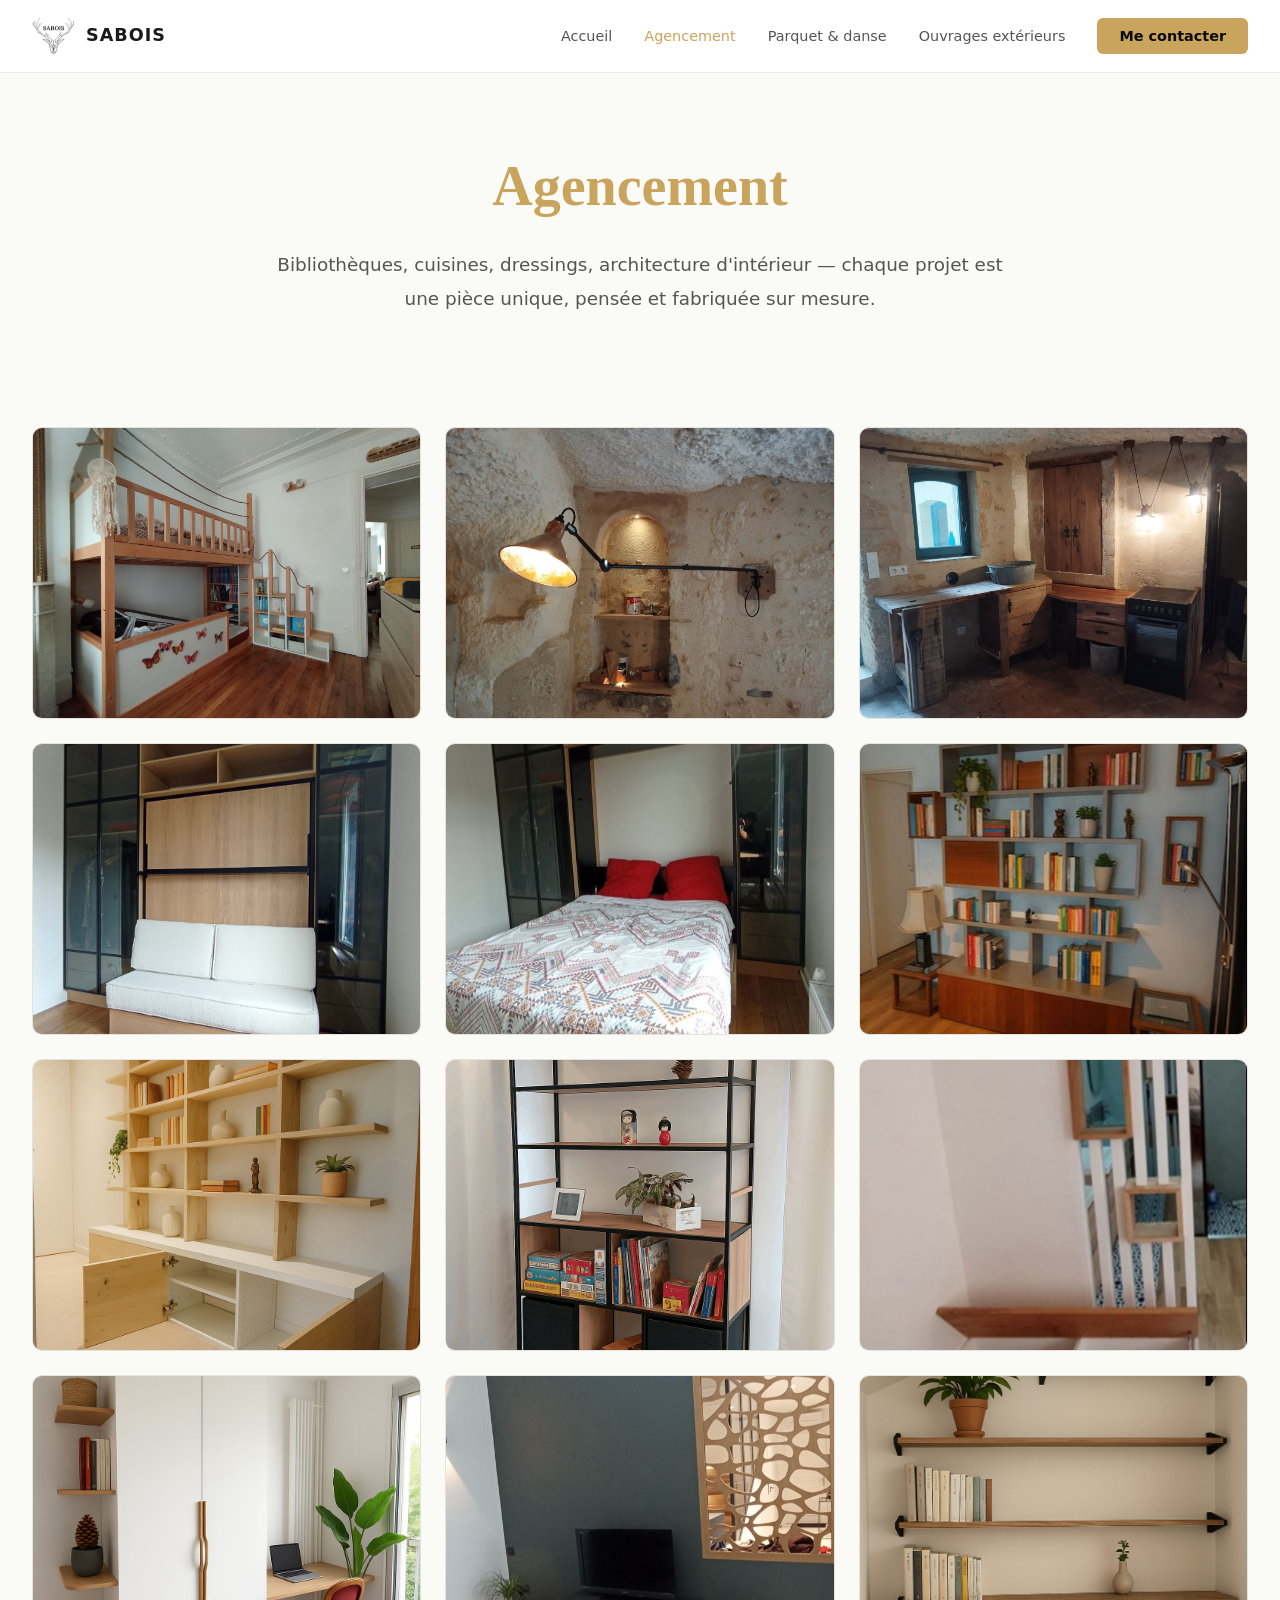
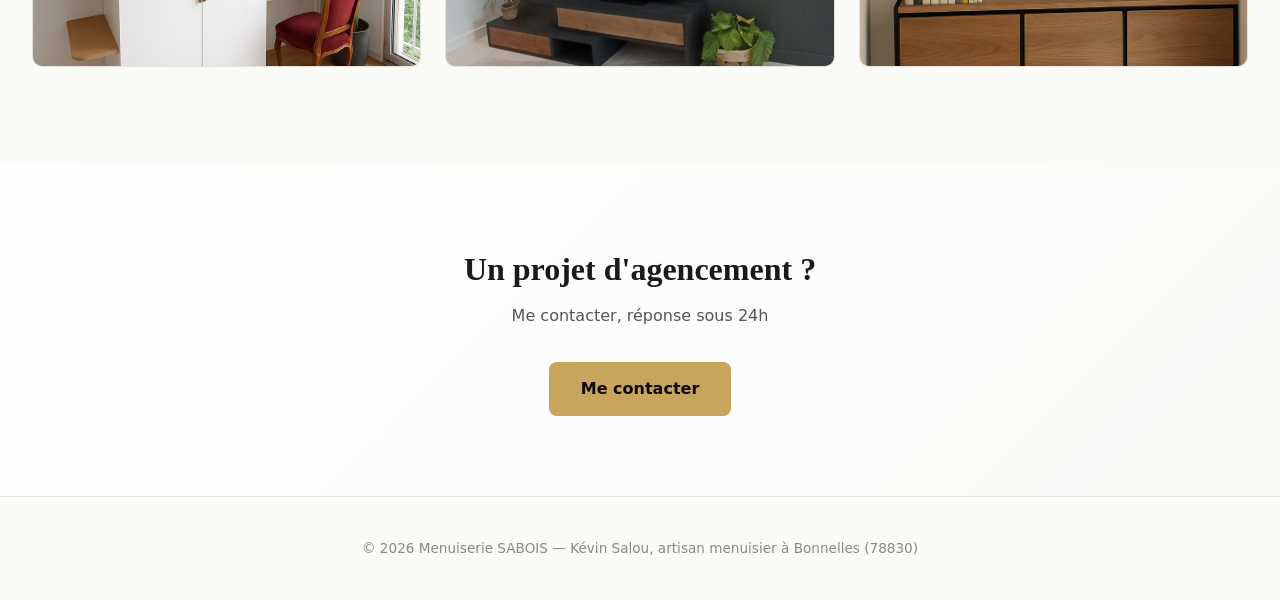
<file: agencement.html>
<!DOCTYPE html>
<html lang="fr">
<head>
<meta charset="UTF-8">
<meta name="viewport" content="width=device-width, initial-scale=1.0">
<meta http-equiv="X-Content-Type-Options" content="nosniff">
<meta http-equiv="X-Frame-Options" content="DENY">
<meta name="referrer" content="strict-origin-when-cross-origin">
<title>Agencement | Menuiserie SABOIS — Bonnelles 78</title>
<meta name="description" content="Agencement sur mesure SABOIS : bibliothèques, cuisines, dressings, architecture d'intérieur. Artisan menuisier à Bonnelles (78).">
<link rel="stylesheet" href="style.css">
</head>
<body>

<nav class="nav">
  <div class="nav-inner">
    <a href="index.html" class="nav-logo">
      <img src="assets/images/logo.png" alt="SABOIS"><span>SABOIS</span>
    </a>
    <ul class="nav-links">
      <li><a href="index.html">Accueil</a></li>
      <li><a href="agencement.html" style="color:#c8a45c;">Agencement</a></li>
      <li><a href="parquet.html">Parquet & danse</a></li>
      <li><a href="exterieurs.html">Ouvrages extérieurs</a></li>
      <li><a href="index.html#contact" class="nav-cta">Me contacter</a></li>
    </ul>
    <button class="hamburger" onclick="document.querySelector('.nav-links').classList.toggle('open')" aria-label="Menu"><span></span><span></span><span></span></button>
  </div>
</nav>

<header class="page-hero">
  <h1>Agencement</h1>
  <p>Bibliothèques, cuisines, dressings, architecture d'intérieur — chaque projet est une pièce unique, pensée et fabriquée sur mesure.</p>
</header>

<section class="gallery-section">
  <div class="gallery-grid">
    <div class="gallery-card"><img src="assets/images/agencement-2.jpg" alt="Lit superposé cabane Bibliothèque SABOIS" loading="lazy"><div class="gallery-caption">Lit superposé cabane Bibliothèque</div></div>
    <div class="gallery-card"><img src="assets/images/agencement-3.jpg" alt="Étagères + Lampes SABOIS" loading="lazy"><div class="gallery-caption">Étagères + Lampes</div></div>
    <div class="gallery-card"><img src="assets/images/agencement-4.jpg" alt="Création sur mesure maison troglodyte SABOIS" loading="lazy"><div class="gallery-caption">Création sur mesure dans une maison troglodyte — la cuisine est un ancien établi de menuisier</div></div>
    <div class="gallery-card"><img src="assets/images/agencement-5.jpeg" alt="Dressing canapé portes vitrées SABOIS" loading="lazy"><div class="gallery-caption">Dressing canapé portes vitrées — encadrement métal mécanosoudé sur mesure</div></div>
    <div class="gallery-card"><img src="assets/images/agencement-6.jpeg" alt="Lit escamotable SABOIS" loading="lazy"><div class="gallery-caption">Lit escamotable</div></div>
    <div class="gallery-card"><img src="assets/images/agencement-7.jpeg" alt="Caisson bibliothèque bois exotique SABOIS" loading="lazy"><div class="gallery-caption">Caisson bibliothèque médium 25mm — façade en bois exotique, recyclage d'un ancien meuble</div></div>
    <div class="gallery-card"><img src="assets/images/agencement-8.jpg" alt="Caisson bibliothèque épicéa massif SABOIS" loading="lazy"><div class="gallery-caption">Caisson bibliothèque en épicéa massif</div></div>
    <div class="gallery-card"><img src="assets/images/agencement-9.png" alt="Bibliothèque suspendue chêne massif SABOIS" loading="lazy"><div class="gallery-caption">Bibliothèque suspendue bois métal — chêne massif, peinture époxy noir profond</div></div>
    <div class="gallery-card"><img src="assets/images/agencement-10.jpeg" alt="Claustra Douglas SABOIS" loading="lazy"><div class="gallery-caption">Claustra en Douglas peint — niche et plateau de banc coffre en chêne massif</div></div>
    <div class="gallery-card"><img src="assets/images/agencement-11.jpg" alt="Rangement bureau étagères chêne SABOIS" loading="lazy"><div class="gallery-caption">Rangement, bureau + étagères — fixation invisible en chêne massif</div></div>
    <div class="gallery-card"><img src="assets/images/agencement-12.jpeg" alt="Meuble TV chêne SABOIS" loading="lazy"><div class="gallery-caption">Meuble TV médium 25mm — façade chêne, ouverture push-to-open</div></div>
    <div class="gallery-card"><img src="assets/images/agencement-13.png" alt="Caisson métallique façade chêne SABOIS" loading="lazy"><div class="gallery-caption">Caisson ossature métallique mécano-soudée — façade chêne veinage continu</div></div>
  </div>
</section>

<section class="page-cta">
  <h2>Un projet d'agencement ?</h2>
  <p>Me contacter, réponse sous 24h</p>
  <a href="index.html#contact" class="btn btn-primary">Me contacter</a>
</section>

<footer class="footer">
  <p>© 2026 Menuiserie SABOIS — Kévin Salou, artisan menuisier à Bonnelles (78830)</p>
</footer>
</body>
</html>
</file>
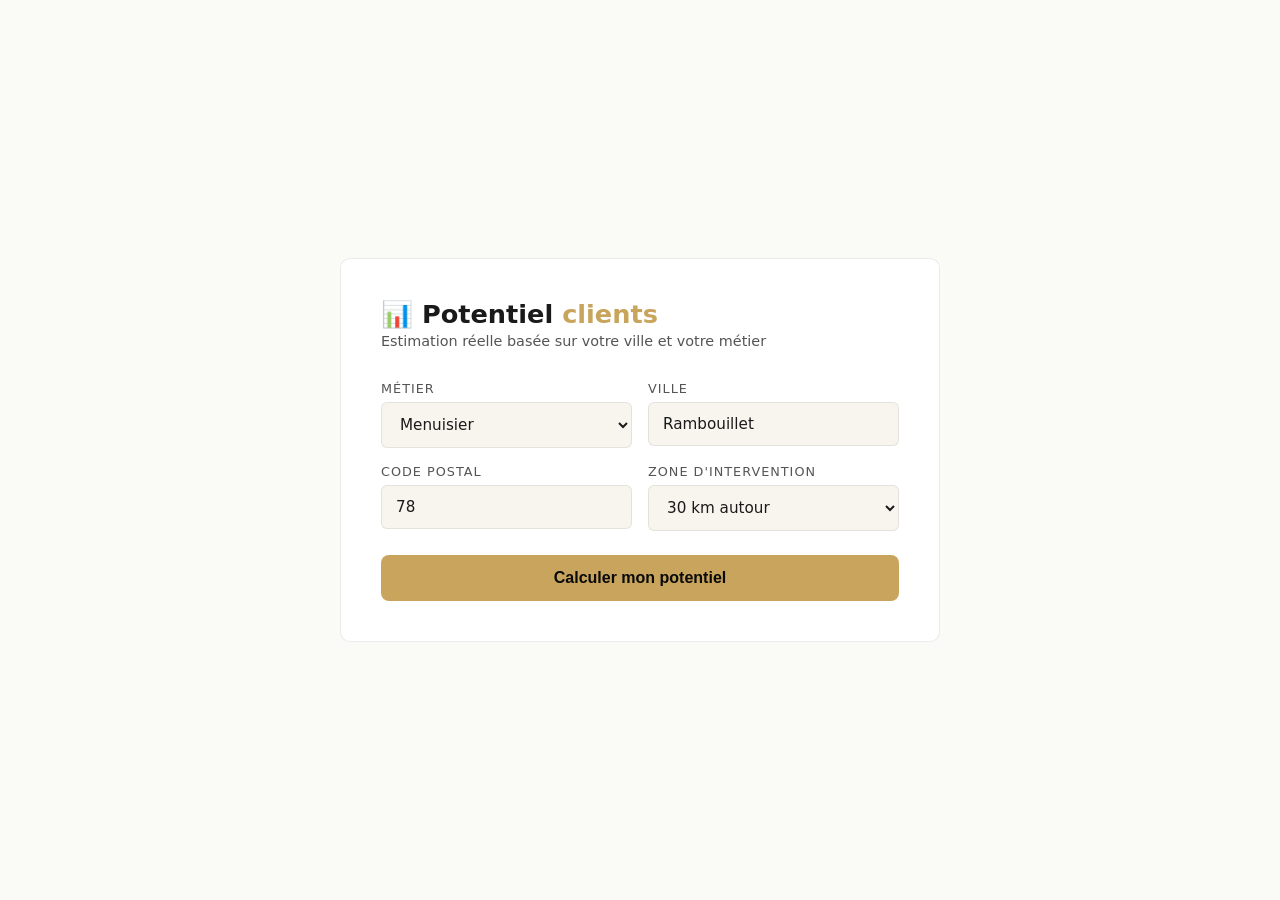
<file: calculateur.html>
<!DOCTYPE html>
<html lang="fr">
<head>
<meta charset="UTF-8">
<meta name="viewport" content="width=device-width, initial-scale=1.0">
<title>Potentiel clients — BotArmory</title>
<style>
:root{--bg:#fafaf7;--s:#fff;--s2:#f8f5ef;--t:#1a1a1a;--t2:#555;--a:#c8a45c;--b:rgba(0,0,0,0.08);--r:10px}
*{margin:0;padding:0;box-sizing:border-box}
body{font-family:system-ui,sans-serif;background:var(--bg);color:var(--t);min-height:100vh;display:flex;align-items:center;justify-content:center;padding:2rem}
.card{background:var(--s);border:1px solid var(--b);border-radius:var(--r);padding:2.5rem;max-width:600px;width:100%}
h1{font-size:1.6rem;margin-bottom:0.25rem}
h1 span{color:var(--a)}
.sub{color:var(--t2);font-size:0.9rem;margin-bottom:2rem}
.row{display:grid;grid-template-columns:1fr 1fr;gap:1rem;margin-bottom:1rem}
label{display:block;font-size:0.8rem;color:var(--t2);margin-bottom:0.35rem;text-transform:uppercase;letter-spacing:1px}
select,input{width:100%;padding:12px 14px;background:var(--s2);border:1px solid var(--b);border-radius:6px;color:var(--t);font-size:0.95rem;font-family:inherit}
select:focus,input:focus{outline:none;border-color:var(--a)}
.result{background:var(--s2);border:1px solid rgba(var(--a),0.2,0.2,0.2);border-radius:var(--r);padding:1.5rem;margin-top:2rem;text-align:center;display:none}
.result .big{font-size:3rem;font-weight:800;color:var(--a);line-height:1}
.result .big sub{font-size:1rem;color:var(--t2);font-weight:400}
.result .detail{color:var(--t2);font-size:0.9rem;margin-top:0.5rem;line-height:1.6}
.breakdown{margin-top:1.5rem;display:grid;grid-template-columns:repeat(3,1fr);gap:0.75rem}
.brk{background:var(--s);padding:1rem;border-radius:6px;text-align:center}
.brk .n{font-size:1.3rem;font-weight:700;color:var(--a)}
.brk .l{font-size:0.7rem;color:var(--t2);text-transform:uppercase;margin-top:0.25rem}
.btn{display:block;width:100%;margin-top:1.5rem;padding:14px;background:var(--a);color:#0a0a0a;border:none;border-radius:8px;font-weight:700;font-size:1rem;cursor:pointer;transition:all 0.2s}
.btn:hover{background:#d4a853}
</style>
</head>
<body>
<div class="card">
  <h1>📊 Potentiel <span>clients</span></h1>
  <p class="sub">Estimation réelle basée sur votre ville et votre métier</p>

  <div class="row">
    <div>
      <label>Métier</label>
      <select id="metier">
        <option value="menuisier">Menuisier</option>
        <option value="plombier">Plombier</option>
        <option value="electricien">Électricien</option>
        <option value="couvreur">Couvreur</option>
        <option value="paysagiste">Paysagiste</option>
        <option value="peintre">Peintre</option>
        <option value="macon">Maçon</option>
        <option value="serrurier">Serrurier</option>
      </select>
    </div>
    <div>
      <label>Ville</label>
      <input type="text" id="ville" placeholder="Ex: Rambouillet" value="Rambouillet">
    </div>
  </div>

  <div class="row">
    <div>
      <label>Code postal</label>
      <input type="text" id="cp" placeholder="78" value="78">
    </div>
    <div>
      <label>Zone d'intervention</label>
      <select id="zone">
        <option value="20">20 km autour</option>
        <option value="30" selected>30 km autour</option>
        <option value="50">50 km autour</option>
      </select>
    </div>
  </div>

  <button class="btn" onclick="calculate()">Calculer mon potentiel</button>

  <div class="result" id="result">
    <div class="big"><span id="total-clients">—</span> <sub>clients / mois</sub></div>
    <div class="detail" id="detail-text"></div>
    <div class="breakdown">
      <div class="brk"><div class="n" id="brk-google">—</div><div class="l">Google</div></div>
      <div class="brk"><div class="n" id="brk-seo">—</div><div class="l">SEO</div></div>
      <div class="brk"><div class="n" id="brk-reseaux">—</div><div class="l">Réseaux</div></div>
    </div>
    <div class="detail" style="margin-top:1rem">
      💰 Chiffre d'affaires estimé : <strong style="color:var(--a)" id="ca-estime">—</strong>
    </div>
  </div>
</div>

<script>
const VOLUMES = {
  menuisier: {base:85, taux:0.12, panier:4500},
  plombier: {base:140, taux:0.14, panier:800},
  electricien: {base:110, taux:0.11, panier:600},
  couvreur: {base:45, taux:0.15, panier:8000},
  paysagiste: {base:90, taux:0.10, panier:2500},
  peintre: {base:75, taux:0.09, panier:1800},
  macon: {base:55, taux:0.13, panier:12000},
  serrurier: {base:120, taux:0.16, panier:350},
};

function calculate() {
  const metier = document.getElementById('metier').value;
  const ville = document.getElementById('ville').value;
  const cp = document.getElementById('cp').value;
  const zone = parseInt(document.getElementById('zone').value);
  
  const data = VOLUMES[metier];
  const popFactor = cp.startsWith('75') ? 2.5 : cp.startsWith('92')||cp.startsWith('93')||cp.startsWith('94') ? 2.0 : cp.startsWith('78')||cp.startsWith('91')||cp.startsWith('95') ? 1.4 : cp.startsWith('77') ? 1.1 : 0.8;
  const zoneFactor = zone === 20 ? 0.6 : zone === 50 ? 1.8 : 1.0;
  
  const volume = Math.round(data.base * popFactor * zoneFactor);
  const clients = Math.round(volume * data.taux);
  const ca = Math.round(clients * data.panier * 0.7); // 70% de conversion
  
  document.getElementById('total-clients').textContent = `3–${clients+2}`;
  document.getElementById('detail-text').innerHTML = `Basé sur <strong>~${volume}</strong> recherches/mois pour « ${metier} ${ville} » et sa zone de ${zone} km.`;
  document.getElementById('brk-google').textContent = `${Math.round(clients*0.5)}–${Math.round(clients*0.6)}`;
  document.getElementById('brk-seo').textContent = `${Math.round(clients*0.2)}–${Math.round(clients*0.3)}`;
  document.getElementById('brk-reseaux').textContent = `${Math.round(clients*0.15)}–${Math.round(clients*0.25)}`;
  document.getElementById('ca-estime').textContent = `${(ca*0.6).toLocaleString()}€ – ${ca.toLocaleString()}€ / mois`;
  document.getElementById('result').style.display = 'block';
}
</script>
</body>
</html>
</file>
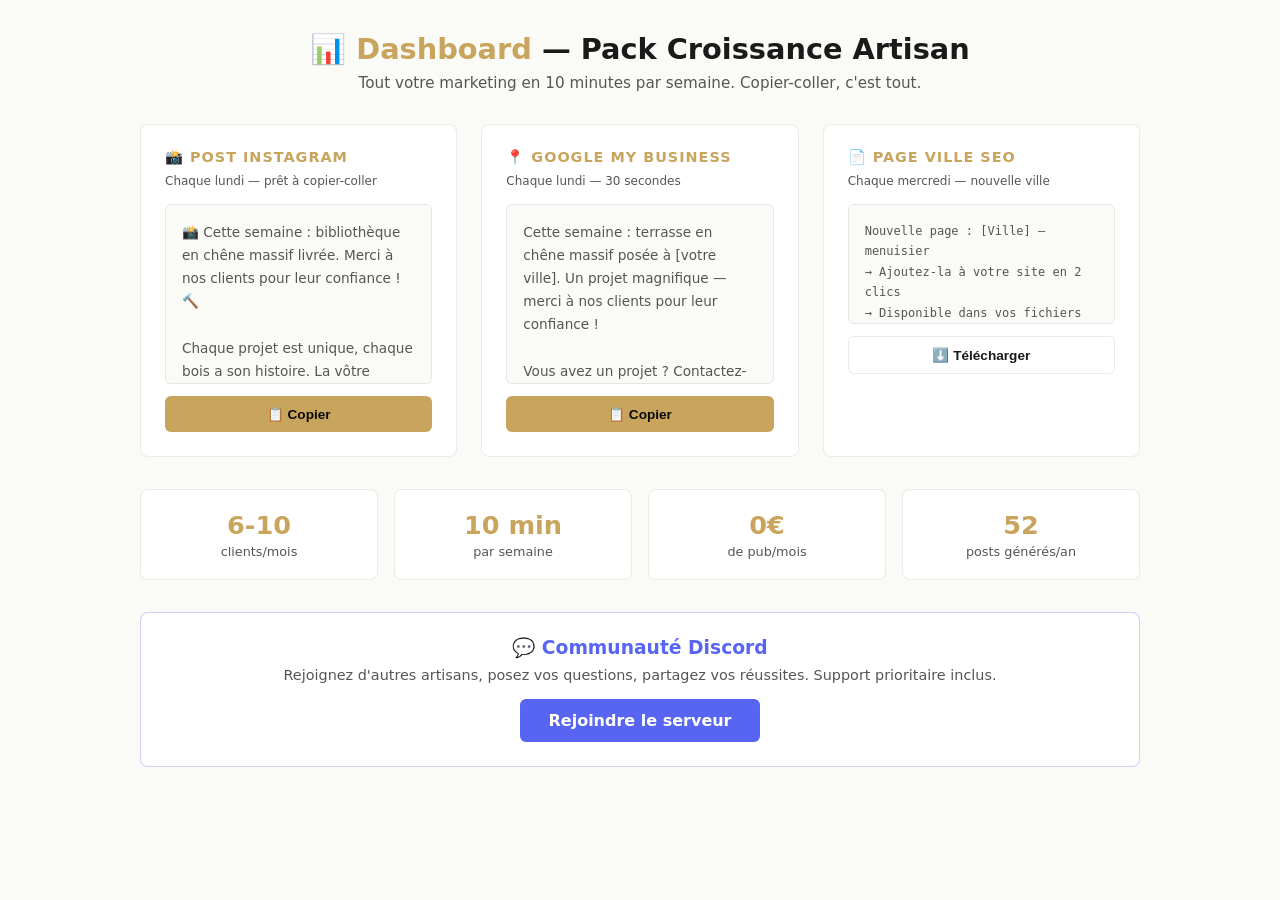
<file: dashboard.html>
<!DOCTYPE html>
<html lang="fr">
<head>
<meta charset="UTF-8">
<meta name="viewport" content="width=device-width, initial-scale=1.0">
<title>Dashboard — Pack Croissance Artisan</title>
<style>
:root{--bg:#fafaf7;--s:#fff;--t:#1a1a1a;--t2:#555;--a:#c8a45c;--b:rgba(0,0,0,0.08);--r:8px}
*{margin:0;padding:0;box-sizing:border-box}
body{font-family:system-ui,sans-serif;background:var(--bg);color:var(--t);padding:2rem}
h1{text-align:center;font-size:1.8rem;margin-bottom:0.5rem}
h1 span{color:var(--a)}
.sub{text-align:center;color:var(--t2);margin-bottom:2rem;font-size:0.95rem}
.grid{max-width:1000px;margin:0 auto;display:grid;grid-template-columns:repeat(3,1fr);gap:1.5rem}
.card{background:var(--s);border:1px solid var(--b);border-radius:var(--r);padding:1.5rem;display:flex;flex-direction:column}
.card h3{font-size:0.9rem;color:var(--a);text-transform:uppercase;letter-spacing:1px;margin-bottom:0.5rem}
.card .when{font-size:0.75rem;color:var(--t2);margin-bottom:1rem}
.copy-box{background:var(--bg);border:1px solid var(--b);border-radius:6px;padding:1rem;font-size:0.85rem;color:var(--t2);line-height:1.7;min-height:120px;max-height:180px;overflow-y:auto;white-space:pre-wrap;word-break:break-word;flex:1}
.btn{display:block;width:100%;margin-top:0.75rem;padding:10px;border:none;border-radius:6px;font-weight:600;font-size:0.85rem;cursor:pointer;transition:all 0.2s}
.btn-copy{background:var(--a);color:#0a0a0a}
.btn-copy:hover{background:#e6c87a}
.copied{text-align:center;color:#4caf50;font-size:0.8rem;margin-top:0.5rem;display:none}
.banner{max-width:1000px;margin:2rem auto 0;display:grid;grid-template-columns:repeat(4,1fr);gap:1rem}
.banner .stat{background:var(--s);border:1px solid var(--b);border-radius:var(--r);padding:1.25rem;text-align:center}
.stat .num{font-size:1.6rem;font-weight:800;color:var(--a)}
.stat .lbl{font-size:0.8rem;color:var(--t2);margin-top:0.25rem}
.discord{max-width:1000px;margin:2rem auto 0;background:var(--s);border:1px solid rgba(88,101,242,0.3);border-radius:var(--r);padding:1.5rem;text-align:center}
.discord h3{color:#5865f2;margin-bottom:0.5rem}
.discord .btn-discord{display:inline-block;background:#5865f2;color:#fff;padding:12px 28px;border-radius:6px;text-decoration:none;font-weight:600;margin-top:1rem}
@media(max-width:768px){.grid,.banner{grid-template-columns:1fr}}
</style>
</head>
<body>

<h1>📊 <span>Dashboard</span> — Pack Croissance Artisan</h1>
<p class="sub">Tout votre marketing en 10 minutes par semaine. Copier-coller, c'est tout.</p>

<div class="grid">
  <div class="card">
    <h3>📸 Post Instagram</h3>
    <div class="when">Chaque lundi — prêt à copier-coller</div>
    <div class="copy-box" id="insta">📸 Cette semaine : bibliothèque en chêne massif livrée. Merci à nos clients pour leur confiance ! 🔨

Chaque projet est unique, chaque bois a son histoire. La vôtre commence ici.

#artisanatfrancais #menuiserie #boismassif #faitmain #surmesure</div>
    <button class="btn btn-copy" onclick="copy('insta',this)">📋 Copier</button>
    <span class="copied">✅ Copié — postez sur Instagram !</span>
  </div>

  <div class="card">
    <h3>📍 Google My Business</h3>
    <div class="when">Chaque lundi — 30 secondes</div>
    <div class="copy-box" id="gmb">Cette semaine : terrasse en chêne massif posée à [votre ville]. Un projet magnifique — merci à nos clients pour leur confiance !

Vous avez un projet ? Contactez-nous pour un rendez-vous.</div>
    <button class="btn btn-copy" onclick="copy('gmb',this)">📋 Copier</button>
    <span class="copied">✅ Copié — publiez sur Google !</span>
  </div>

  <div class="card">
    <h3>📄 Page ville SEO</h3>
    <div class="when">Chaque mercredi — nouvelle ville</div>
    <div class="copy-box" id="ville" style="max-height:100px;font-family:monospace;font-size:0.75rem">Nouvelle page : [Ville] — menuisier
→ Ajoutez-la à votre site en 2 clics
→ Disponible dans vos fichiers</div>
    <button class="btn btn-copy" onclick="copy('ville',this)" style="background:var(--s);color:var(--t);border:1px solid var(--b)">⬇️ Télécharger</button>
    <span class="copied">✅ Fichier téléchargé !</span>
  </div>
</div>

<div class="banner">
  <div class="stat"><div class="num">6-10</div><div class="lbl">clients/mois</div></div>
  <div class="stat"><div class="num">10 min</div><div class="lbl">par semaine</div></div>
  <div class="stat"><div class="num">0€</div><div class="lbl">de pub/mois</div></div>
  <div class="stat"><div class="num">52</div><div class="lbl">posts générés/an</div></div>
</div>

<div class="discord">
  <h3>💬 Communauté Discord</h3>
  <p style="color:var(--t2);font-size:0.9rem">Rejoignez d'autres artisans, posez vos questions, partagez vos réussites. Support prioritaire inclus.</p>
  <a href="https://discord.gg/votre-invitation" class="btn-discord">Rejoindre le serveur</a>
</div>

<script>
function copy(id, btn) {
  const txt = document.getElementById(id).textContent.trim();
  navigator.clipboard.writeText(txt);
  const ok = btn.nextElementSibling;
  ok.style.display = 'block';
  setTimeout(() => ok.style.display = 'none', 2500);
}
</script>
</body>
</html>
</file>
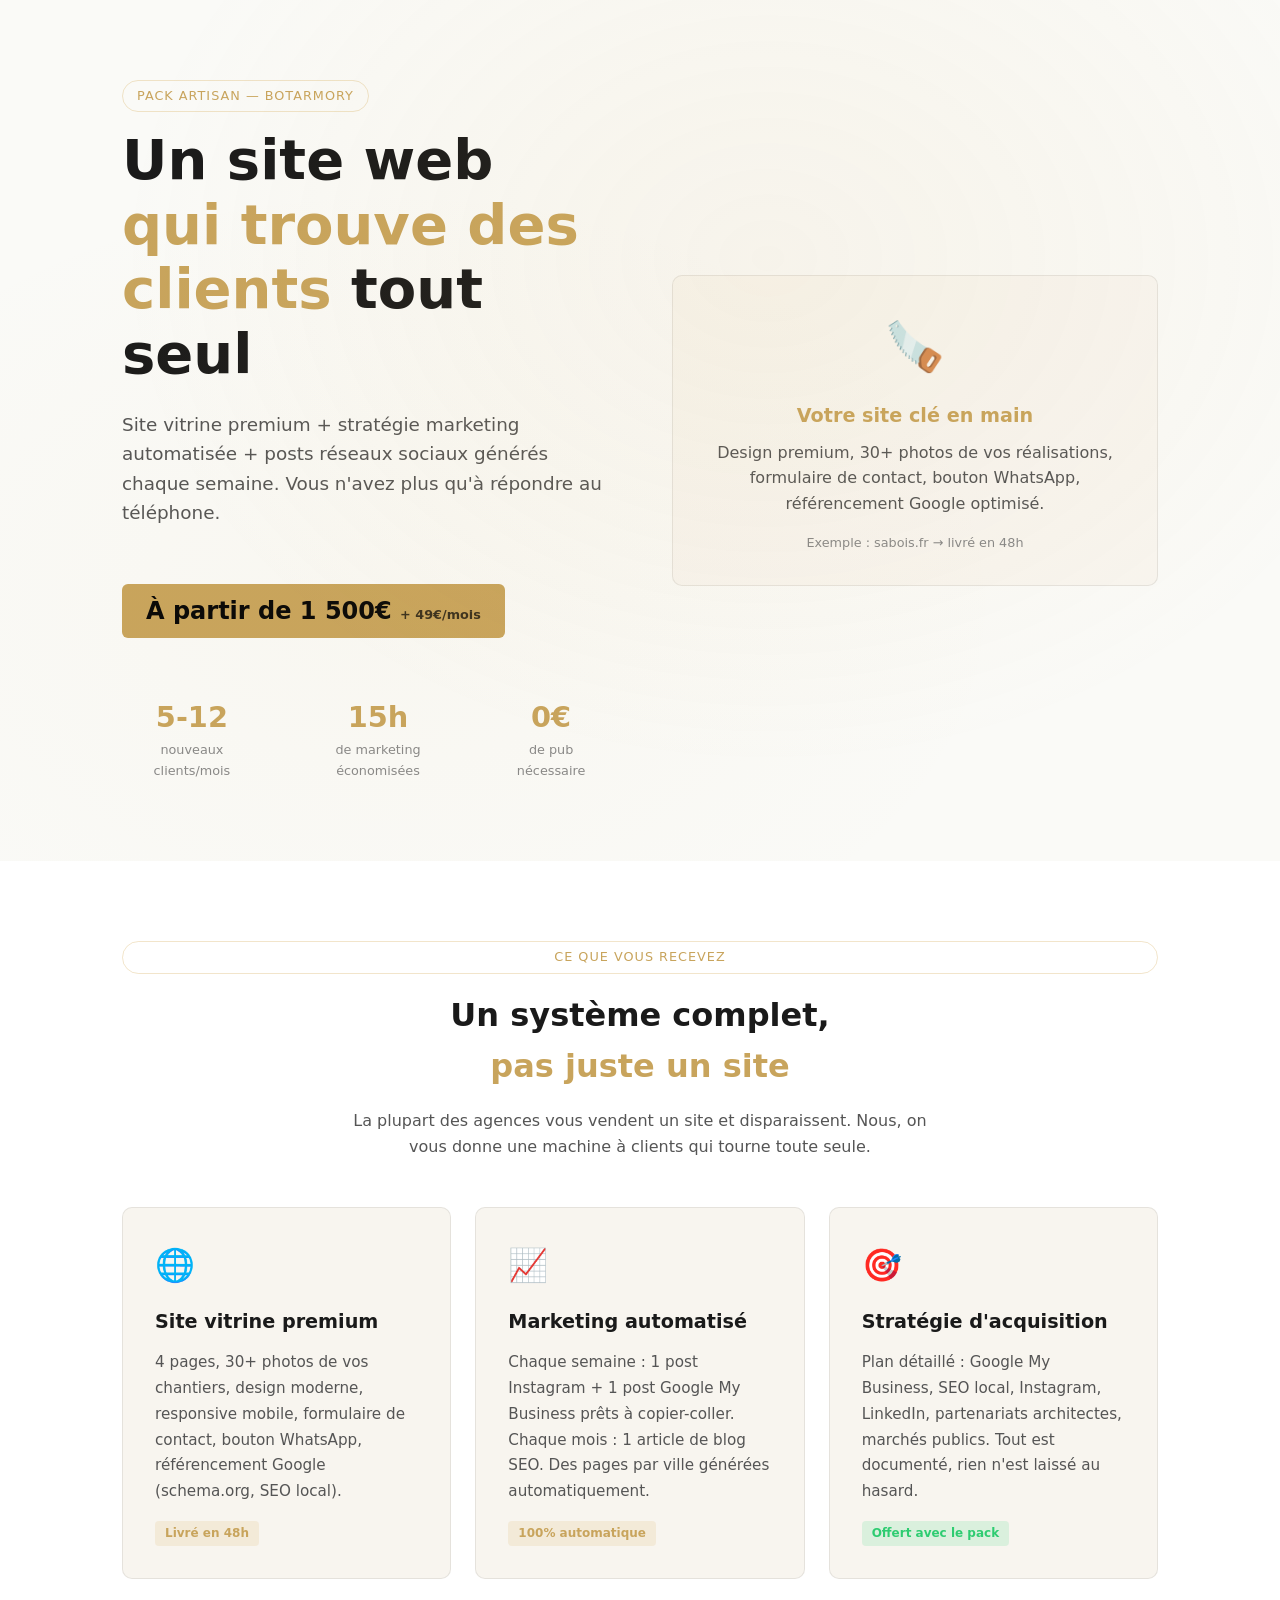
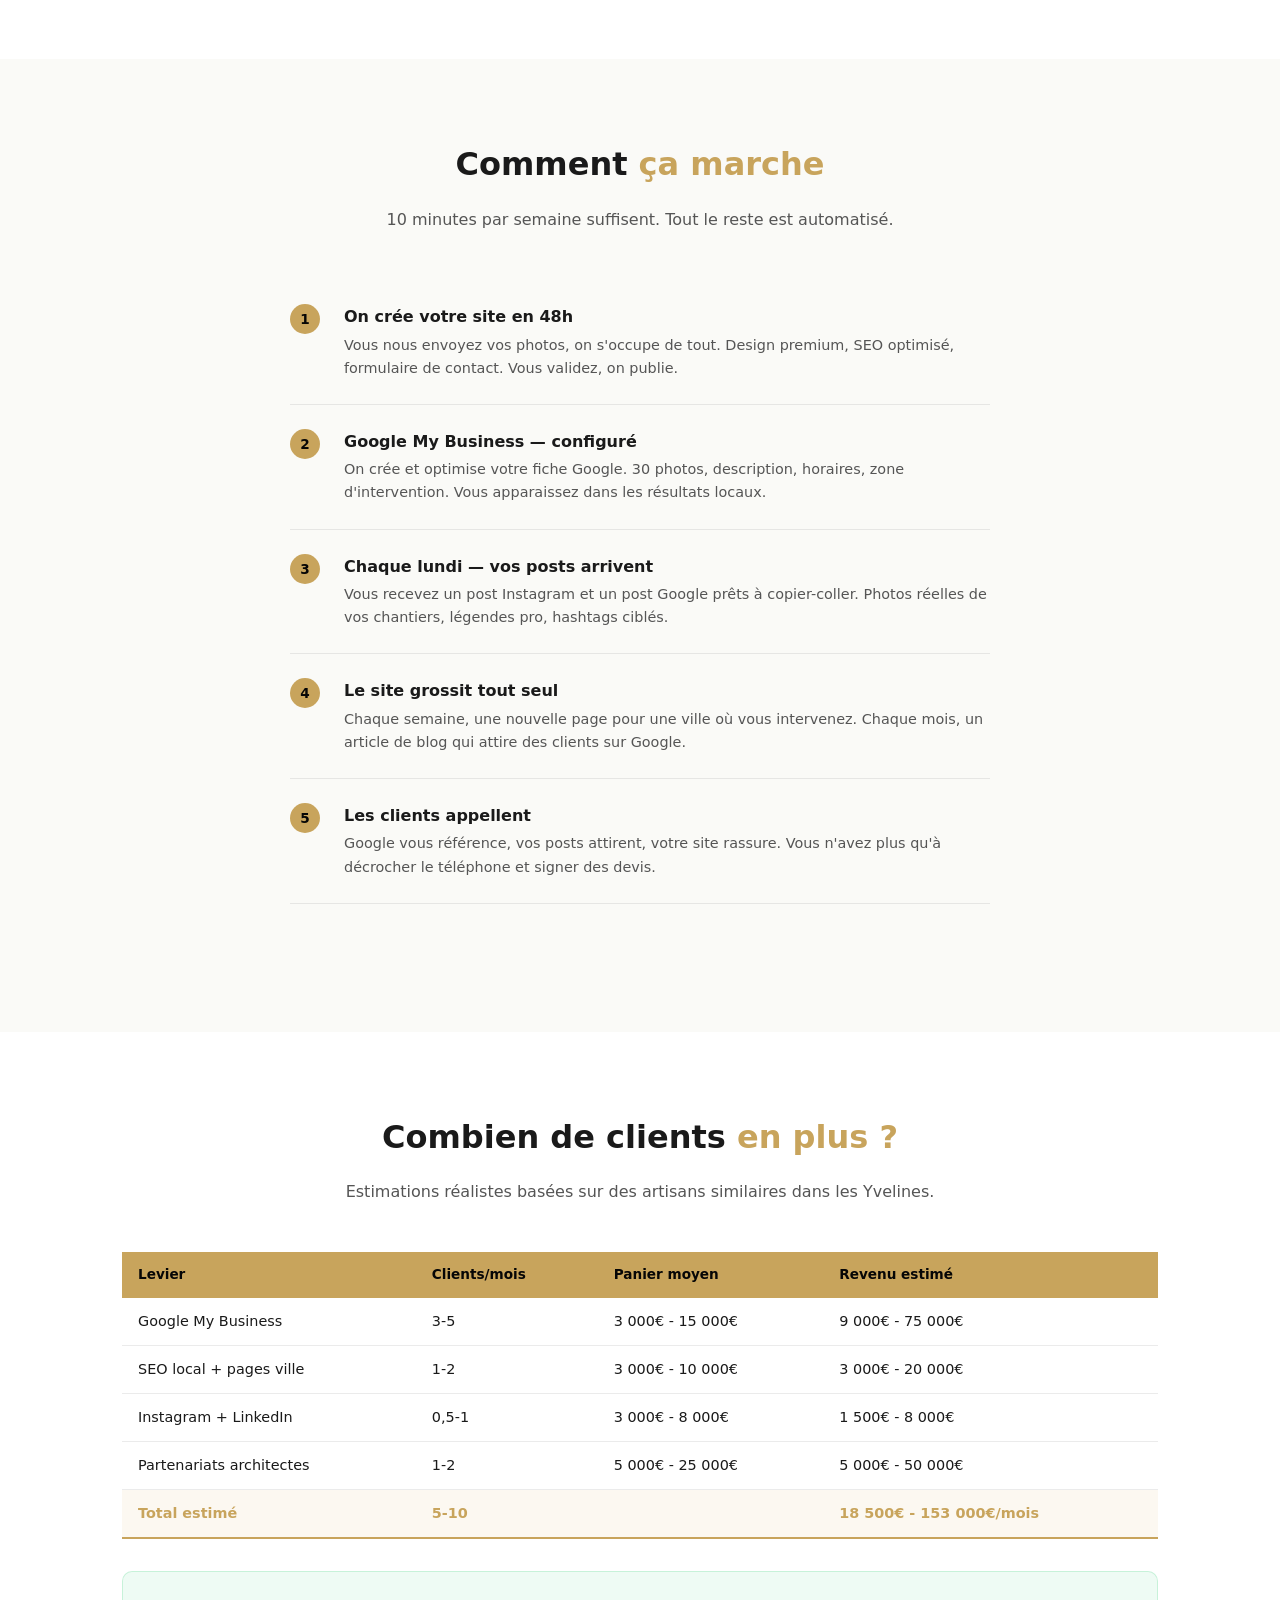
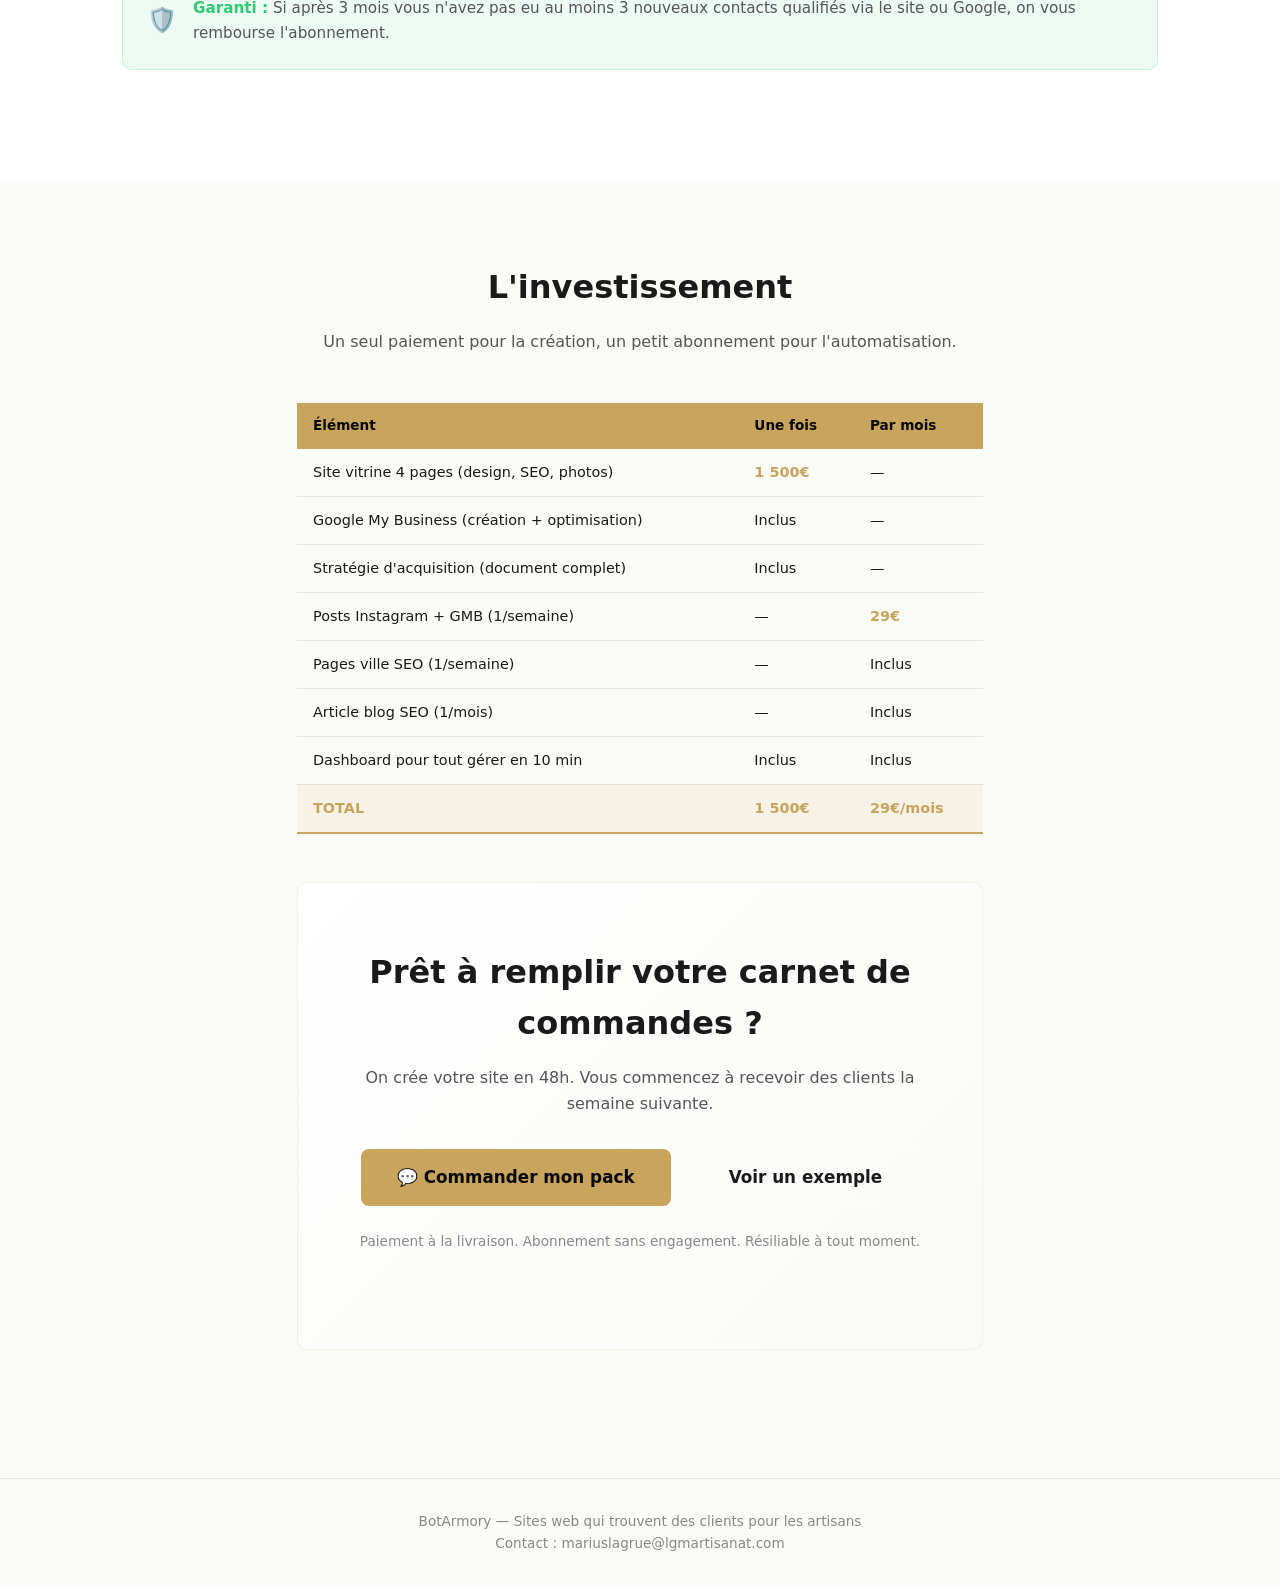
<file: pack-artisan.html>
<!DOCTYPE html>
<html lang="fr">
<head>
<meta charset="UTF-8">
<meta name="viewport" content="width=device-width, initial-scale=1.0">
<title>Pack Artisan — BotArmory | Site + Marketing Automatisé</title>
<style>
:root{--bg:#fafaf7;--s:#fff;--s2:#f8f5ef;--t:#1a1a1a;--t2:#555;--t3:#888;--a:#c8a45c;--a2:#e6c87a;--b:rgba(0,0,0,0.08);--r:10px;--green:#2ecc71}
*{margin:0;padding:0;box-sizing:border-box}
body{font-family:system-ui,-apple-system,sans-serif;background:var(--bg);color:var(--t);line-height:1.6;-webkit-font-smoothing:antialiased}
.container{max-width:1100px;margin:0 auto;padding:0 2rem}
section{padding:5rem 0}
h1{font-size:clamp(2.2rem,5vw,3.5rem);font-weight:800;line-height:1.15;margin-bottom:1.5rem}
h1 span{color:var(--a)}
h2{font-size:2rem;font-weight:700;margin-bottom:1rem;text-align:center}
h2 span{color:var(--a)}
h3{font-size:1.2rem;font-weight:700;margin-bottom:0.5rem}
.subtitle{font-size:1.15rem;color:var(--t2);max-width:650px;margin-bottom:2rem}
.badge{display:inline-block;padding:5px 14px;border:1px solid rgba(212,168,83,0.3);border-radius:20px;font-size:0.8rem;color:var(--a);letter-spacing:1px;text-transform:uppercase;margin-bottom:1rem}

/* HERO */
.hero{min-height:90vh;display:flex;align-items:center;position:relative;overflow:hidden}
.hero::before{content:'';position:absolute;inset:0;background:radial-gradient(ellipse at 60% 30%,rgba(212,168,83,0.08),transparent 60%),radial-gradient(ellipse at 30% 70%,rgba(212,168,83,0.04),transparent 50%)}
.hero-grid{display:grid;grid-template-columns:1fr 1fr;gap:4rem;align-items:center}
.price-tag{background:var(--a);color:#060606;display:inline-block;padding:8px 24px;border-radius:6px;font-weight:800;font-size:1.5rem;margin:1.5rem 0}
.price-tag small{font-size:0.8rem;opacity:0.7}
.stats-row{display:flex;gap:2rem;margin-top:2rem}
.stat{text-align:center}
.stat-num{font-size:1.8rem;font-weight:800;color:var(--a)}
.stat-lbl{font-size:0.8rem;color:var(--t3)}

/* CARDS */
.cards{display:grid;grid-template-columns:repeat(3,1fr);gap:1.5rem;margin-top:3rem}
.card{background:var(--s2);border:1px solid var(--b);border-radius:var(--r);padding:2rem;transition:all 0.3s}
.card:hover{border-color:rgba(212,168,83,0.2);transform:translateY(-4px)}
.card-icon{font-size:2rem;margin-bottom:1rem}
.card h3{margin-bottom:0.75rem}
.card p{color:var(--t2);font-size:0.95rem;line-height:1.7}
.card .tag{display:inline-block;margin-top:1rem;padding:3px 10px;border-radius:4px;font-size:0.75rem;font-weight:600}
.tag-free{background:rgba(46,204,113,0.15);color:var(--green)}
.tag-auto{background:rgba(212,168,83,0.15);color:var(--a)}

/* TIMELINE */
.timeline{max-width:700px;margin:3rem auto}
.tl-item{display:grid;grid-template-columns:30px 1fr;gap:1.5rem;padding:1.5rem 0;border-bottom:1px solid var(--b)}
.tl-num{width:30px;height:30px;border-radius:50%;background:var(--a);color:#060606;text-align:center;line-height:30px;font-weight:800;font-size:0.85rem}
.tl-content h4{font-size:1rem;margin-bottom:0.25rem}
.tl-content p{color:var(--t2);font-size:0.9rem}

/* TABLE */
.table-wrap{overflow-x:auto;margin:2rem 0}
table{width:100%;border-collapse:collapse}
th{background:var(--a);color:#060606;padding:12px 16px;text-align:left;font-size:0.85rem;font-weight:700}
td{padding:12px 16px;border-bottom:1px solid var(--b);font-size:0.9rem}
tr:last-child td{font-weight:700;color:var(--a);border-bottom:2px solid var(--a)}
.highlight-row td{background:rgba(212,168,83,0.08)}

/* CTA */
.cta-section{text-align:center;padding:4rem 2rem;background:linear-gradient(135deg,var(--s),var(--bg));border-radius:var(--r);margin:3rem 0;border:1px solid rgba(212,168,83,0.15)}
.cta-section h2{margin-bottom:1rem}
.cta-section p{color:var(--t2);margin-bottom:2rem}
.btn{display:inline-flex;align-items:center;gap:8px;padding:15px 36px;font-size:1.05rem;font-weight:700;text-decoration:none;border-radius:8px;transition:all 0.3s;border:none;cursor:pointer}
.btn-gold{background:var(--a);color:#060606}
.btn-gold:hover{background:var(--a2);transform:translateY(-2px);box-shadow:0 12px 40px rgba(212,168,83,0.25)}
.btn-outline{border:1.5px solid rgba(255,255,255,0.2);color:var(--t);margin-left:1rem}
.btn-outline:hover{border-color:var(--a);color:var(--a)}

/* GUARANTEE */
.guarantee{display:flex;align-items:center;gap:1rem;padding:1.5rem;background:rgba(46,204,113,0.08);border:1px solid rgba(46,204,113,0.2);border-radius:var(--r);margin:2rem 0}
.guarantee-icon{font-size:1.5rem}
.guarantee p{color:var(--t2);font-size:0.95rem}
.guarantee strong{color:var(--green)}

@media(max-width:768px){
  .hero-grid{grid-template-columns:1fr}
  .cards{grid-template-columns:1fr}
  .stats-row{flex-wrap:wrap;justify-content:center}
}
</style>
</head>
<body>

<!-- ═══════════ HERO ═══════════ -->
<section class="hero">
  <div class="container hero-grid">
    <div>
      <div class="badge">Pack Artisan — BotArmory</div>
      <h1>Un site web <span>qui trouve des clients</span> tout seul</h1>
      <p class="subtitle">Site vitrine premium + stratégie marketing automatisée + posts réseaux sociaux générés chaque semaine. Vous n'avez plus qu'à répondre au téléphone.</p>
      <div class="price-tag">À partir de 1 500€ <small>+ 49€/mois</small></div>
      <div class="stats-row">
        <div class="stat"><div class="stat-num">5-12</div><div class="stat-lbl">nouveaux clients/mois</div></div>
        <div class="stat"><div class="stat-num">15h</div><div class="stat-lbl">de marketing économisées</div></div>
        <div class="stat"><div class="stat-num">0€</div><div class="stat-lbl">de pub nécessaire</div></div>
      </div>
    </div>
    <div style="background:var(--s2);border-radius:var(--r);padding:2rem;border:1px solid var(--b);text-align:center">
      <div style="font-size:3rem;margin-bottom:1rem">🪚</div>
      <h3 style="color:var(--a)">Votre site clé en main</h3>
      <p style="color:var(--t2);margin-bottom:1rem">Design premium, 30+ photos de vos réalisations, formulaire de contact, bouton WhatsApp, référencement Google optimisé.</p>
      <p style="font-size:0.8rem;color:var(--t3)">Exemple : sabois.fr → livré en 48h</p>
    </div>
  </div>
</section>

<!-- ═══════════ CE QUE VOUS RECEVEZ ═══════════ -->
<section style="background:var(--s)">
  <div class="container">
    <div class="badge" style="display:block;text-align:center">Ce que vous recevez</div>
    <h2>Un système complet,<br><span>pas juste un site</span></h2>
    <p style="text-align:center;color:var(--t2);max-width:600px;margin:0 auto 3rem">La plupart des agences vous vendent un site et disparaissent. Nous, on vous donne une machine à clients qui tourne toute seule.</p>

    <div class="cards">
      <div class="card">
        <div class="card-icon">🌐</div>
        <h3>Site vitrine premium</h3>
        <p>4 pages, 30+ photos de vos chantiers, design moderne, responsive mobile, formulaire de contact, bouton WhatsApp, référencement Google (schema.org, SEO local).</p>
        <div class="tag tag-auto">Livré en 48h</div>
      </div>
      <div class="card">
        <div class="card-icon">📈</div>
        <h3>Marketing automatisé</h3>
        <p>Chaque semaine : 1 post Instagram + 1 post Google My Business prêts à copier-coller. Chaque mois : 1 article de blog SEO. Des pages par ville générées automatiquement.</p>
        <div class="tag tag-auto">100% automatique</div>
      </div>
      <div class="card">
        <div class="card-icon">🎯</div>
        <h3>Stratégie d'acquisition</h3>
        <p>Plan détaillé : Google My Business, SEO local, Instagram, LinkedIn, partenariats architectes, marchés publics. Tout est documenté, rien n'est laissé au hasard.</p>
        <div class="tag tag-free">Offert avec le pack</div>
      </div>
    </div>
  </div>
</section>

<!-- ═══════════ COMMENT ÇA MARCHE ═══════════ -->
<section>
  <div class="container">
    <h2>Comment <span>ça marche</span></h2>
    <p style="text-align:center;color:var(--t2);margin-bottom:3rem">10 minutes par semaine suffisent. Tout le reste est automatisé.</p>
    
    <div class="timeline">
      <div class="tl-item">
        <div class="tl-num">1</div>
        <div class="tl-content">
          <h4>On crée votre site en 48h</h4>
          <p>Vous nous envoyez vos photos, on s'occupe de tout. Design premium, SEO optimisé, formulaire de contact. Vous validez, on publie.</p>
        </div>
      </div>
      <div class="tl-item">
        <div class="tl-num">2</div>
        <div class="tl-content">
          <h4>Google My Business — configuré</h4>
          <p>On crée et optimise votre fiche Google. 30 photos, description, horaires, zone d'intervention. Vous apparaissez dans les résultats locaux.</p>
        </div>
      </div>
      <div class="tl-item">
        <div class="tl-num">3</div>
        <div class="tl-content">
          <h4>Chaque lundi — vos posts arrivent</h4>
          <p>Vous recevez un post Instagram et un post Google prêts à copier-coller. Photos réelles de vos chantiers, légendes pro, hashtags ciblés.</p>
        </div>
      </div>
      <div class="tl-item">
        <div class="tl-num">4</div>
        <div class="tl-content">
          <h4>Le site grossit tout seul</h4>
          <p>Chaque semaine, une nouvelle page pour une ville où vous intervenez. Chaque mois, un article de blog qui attire des clients sur Google.</p>
        </div>
      </div>
      <div class="tl-item">
        <div class="tl-num">5</div>
        <div class="tl-content">
          <h4>Les clients appellent</h4>
          <p>Google vous référence, vos posts attirent, votre site rassure. Vous n'avez plus qu'à décrocher le téléphone et signer des devis.</p>
        </div>
      </div>
    </div>
  </div>
</section>

<!-- ═══════════ RÉSULTATS ═══════════ -->
<section style="background:var(--s)">
  <div class="container">
    <h2>Combien de clients <span>en plus ?</span></h2>
    <p style="text-align:center;color:var(--t2);margin-bottom:3rem">Estimations réalistes basées sur des artisans similaires dans les Yvelines.</p>

    <div class="table-wrap">
      <table>
        <tr><th>Levier</th><th>Clients/mois</th><th>Panier moyen</th><th>Revenu estimé</th></tr>
        <tr><td>Google My Business</td><td>3-5</td><td>3 000€ - 15 000€</td><td>9 000€ - 75 000€</td></tr>
        <tr><td>SEO local + pages ville</td><td>1-2</td><td>3 000€ - 10 000€</td><td>3 000€ - 20 000€</td></tr>
        <tr><td>Instagram + LinkedIn</td><td>0,5-1</td><td>3 000€ - 8 000€</td><td>1 500€ - 8 000€</td></tr>
        <tr><td>Partenariats architectes</td><td>1-2</td><td>5 000€ - 25 000€</td><td>5 000€ - 50 000€</td></tr>
        <tr class="highlight-row"><td><strong>Total estimé</strong></td><td><strong>5-10</strong></td><td></td><td><strong>18 500€ - 153 000€/mois</strong></td></tr>
      </table>
    </div>

    <div class="guarantee">
      <div class="guarantee-icon">🛡️</div>
      <div>
        <p><strong>Garanti :</strong> Si après 3 mois vous n'avez pas eu au moins 3 nouveaux contacts qualifiés via le site ou Google, on vous rembourse l'abonnement.</p>
      </div>
    </div>
  </div>
</section>

<!-- ═══════════ TARIF ═══════════ -->
<section>
  <div class="container" style="max-width:750px">
    <h2>L'investissement</h2>
    <p style="text-align:center;color:var(--t2);margin-bottom:3rem">Un seul paiement pour la création, un petit abonnement pour l'automatisation.</p>

    <div class="table-wrap">
      <table>
        <tr><th>Élément</th><th>Une fois</th><th>Par mois</th></tr>
        <tr><td>Site vitrine 4 pages (design, SEO, photos)</td><td style="color:var(--a);font-weight:700">1 500€</td><td>—</td></tr>
        <tr><td>Google My Business (création + optimisation)</td><td>Inclus</td><td>—</td></tr>
        <tr><td>Stratégie d'acquisition (document complet)</td><td>Inclus</td><td>—</td></tr>
        <tr><td>Posts Instagram + GMB (1/semaine)</td><td>—</td><td style="color:var(--a);font-weight:700">29€</td></tr>
        <tr><td>Pages ville SEO (1/semaine)</td><td>—</td><td>Inclus</td></tr>
        <tr><td>Article blog SEO (1/mois)</td><td>—</td><td>Inclus</td></tr>
        <tr><td>Dashboard pour tout gérer en 10 min</td><td>Inclus</td><td>Inclus</td></tr>
        <tr style="background:rgba(212,168,83,0.1)"><td><strong>TOTAL</strong></td><td><strong>1 500€</strong></td><td><strong>29€/mois</strong></td></tr>
      </table>
    </div>

    <div class="cta-section" style="margin-top:3rem">
      <h2>Prêt à remplir votre carnet de commandes ?</h2>
      <p>On crée votre site en 48h. Vous commencez à recevoir des clients la semaine suivante.</p>
      <div>
        <a href="mailto:mariuslagrue@lgmartisanat.com?subject=Pack%20Artisan%20—%20Je%20veux%20un%20site" class="btn btn-gold">💬 Commander mon pack</a>
        <a href="https://ml123455.github.io/sabois/" class="btn btn-outline">Voir un exemple</a>
      </div>
      <p style="margin-top:1.5rem;font-size:0.85rem;color:var(--t3)">Paiement à la livraison. Abonnement sans engagement. Résiliable à tout moment.</p>
    </div>
  </div>
</section>

<!-- ═══════════ FOOTER ═══════════ -->
<footer style="text-align:center;padding:2rem;color:var(--t3);font-size:0.85rem;border-top:1px solid var(--b)">
  BotArmory — Sites web qui trouvent des clients pour les artisans<br>
  Contact : mariuslagrue@lgmartisanat.com
</footer>

</body>
</html>
</file>
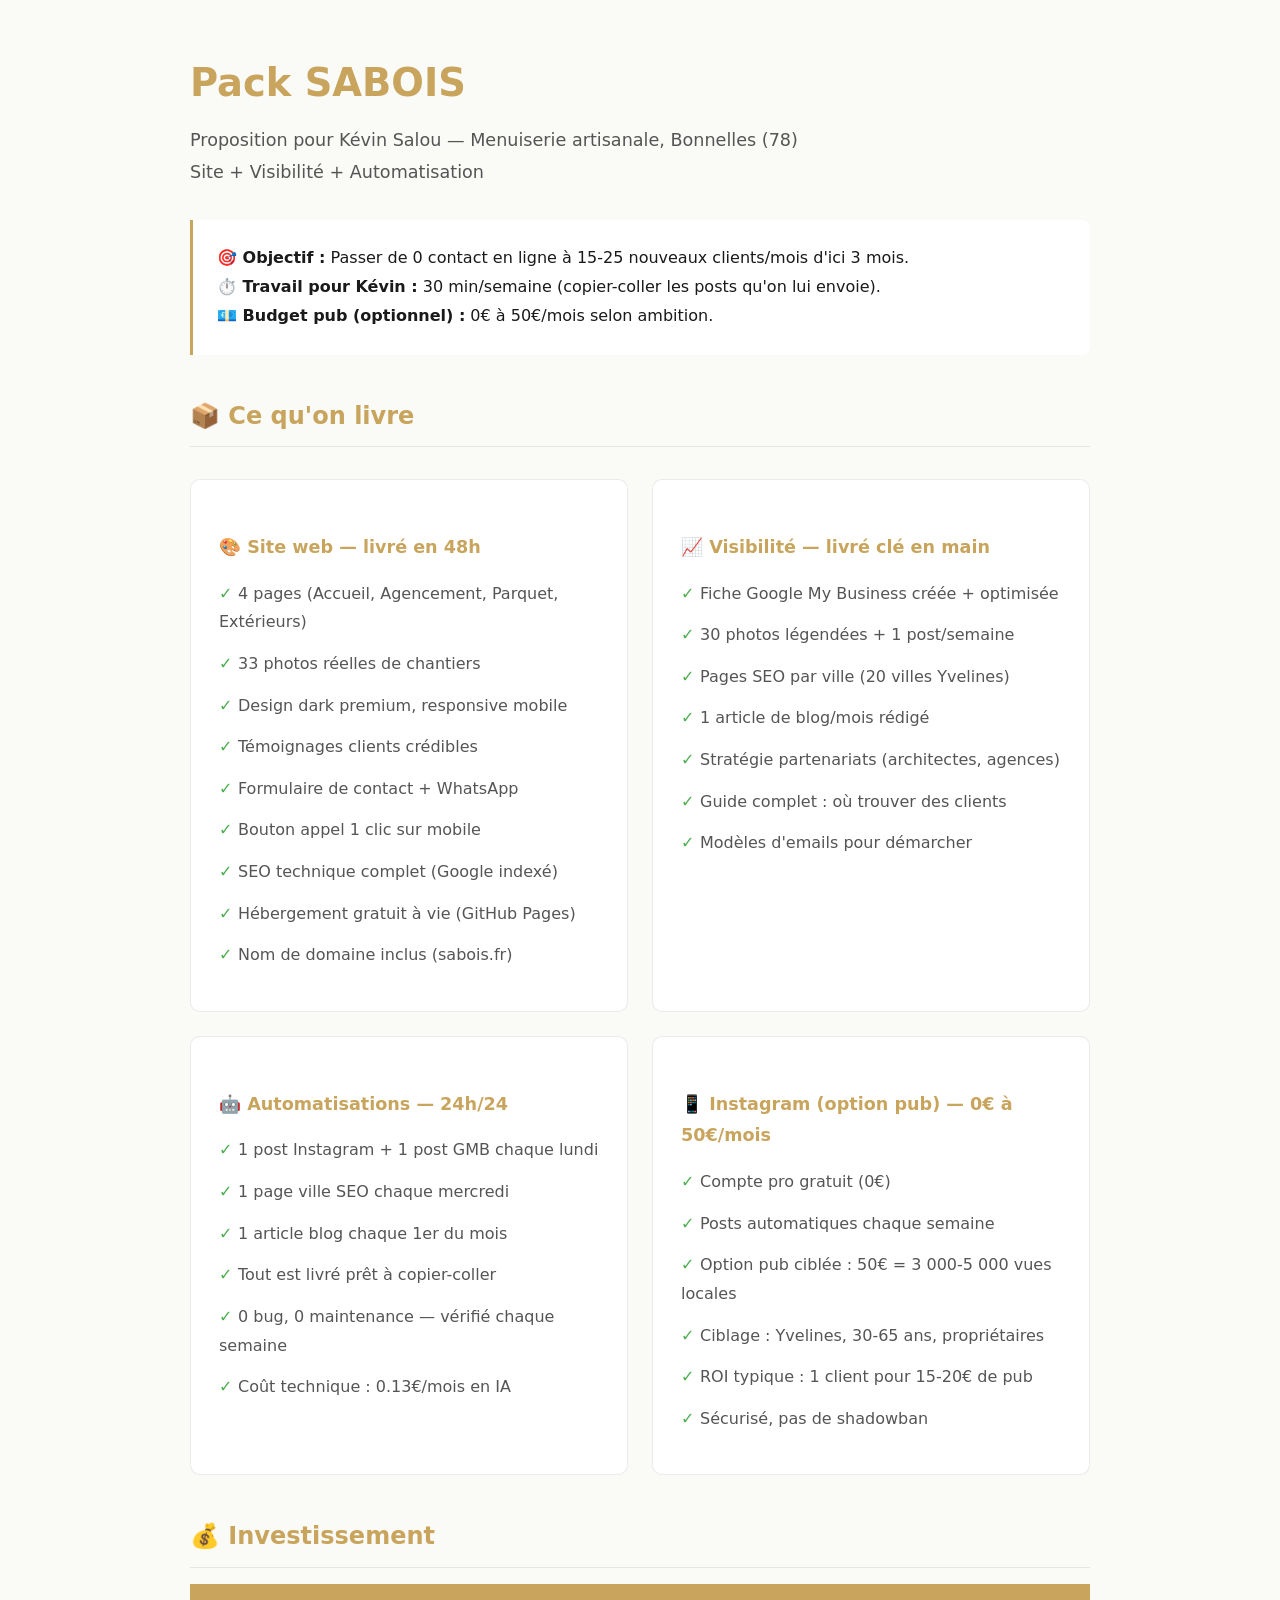
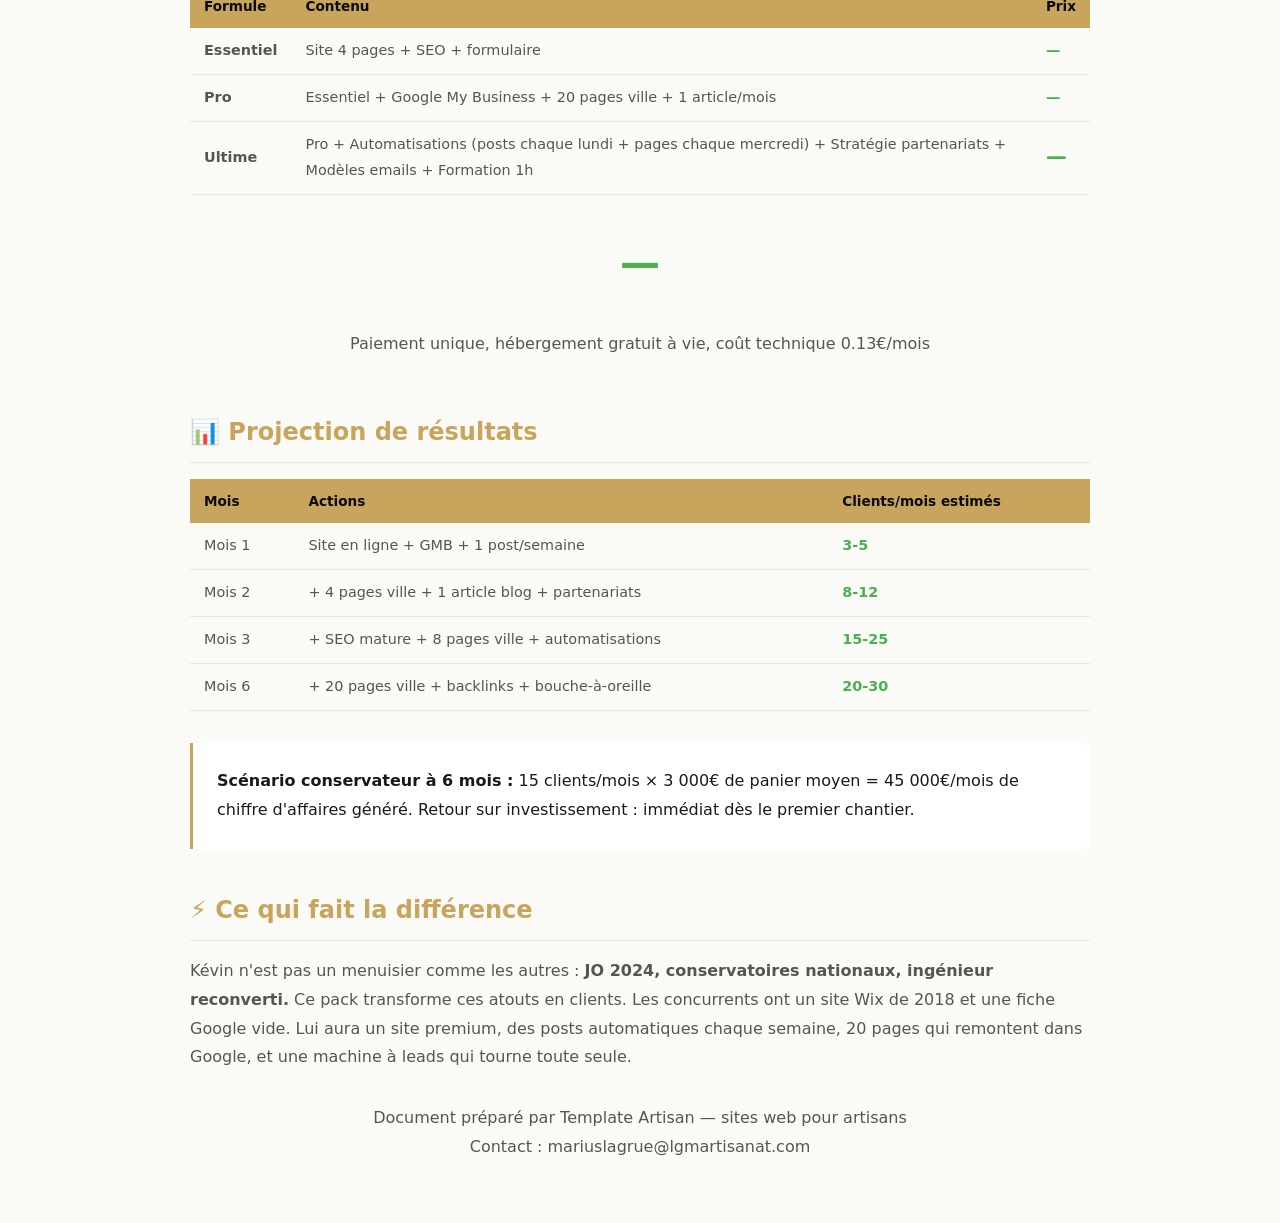
<file: pack-sabois.html>
<!DOCTYPE html>
<html lang="fr">
<head>
<meta charset="UTF-8">
<meta name="viewport" content="width=device-width, initial-scale=1.0">
<title>Pack SABOIS — Site + Visibilité | Proposition</title>
<style>
:root{--bg:#fafaf7;--s:#fff;--t:#1a1a1a;--t2:#555;--a:#c8a45c;--g:#4caf50;--b:rgba(0,0,0,0.08)}
*{margin:0;padding:0;box-sizing:border-box}
body{font-family:system-ui,sans-serif;background:var(--bg);color:var(--t);line-height:1.8;padding:3rem 2rem}
.doc{max-width:900px;margin:0 auto}
h1{font-size:2.4rem;font-weight:800;margin-bottom:.5rem;color:var(--a)}
.st{color:var(--t2);font-size:1.1rem;margin-bottom:2rem}
h2{font-size:1.5rem;font-weight:700;margin:2.5rem 0 1rem;color:var(--a);border-bottom:1px solid var(--b);padding-bottom:.5rem}
h3{font-size:1.15rem;font-weight:700;margin:1.5rem 0 .5rem;color:var(--t)}
p,li{color:var(--t2);margin-bottom:.8rem}
ul{margin:0 0 1.5rem 1.5rem}
.pack{display:grid;grid-template-columns:repeat(2,1fr);gap:1.5rem;margin:2rem 0}
.card{background:var(--s);border:1px solid var(--b);border-radius:10px;padding:1.75rem}
.card h3{color:var(--a);margin-bottom:1rem;font-size:1.1rem}
.card ul{list-style:none;margin:0}
.card li::before{content:'✓ ';color:var(--g);font-weight:700}
.price{font-size:2.5rem;font-weight:800;color:var(--g);text-align:center;margin:2rem 0}
.price span{font-size:1rem;color:var(--t2);font-weight:400}
.roi{background:var(--s);border-left:3px solid var(--a);padding:1.5rem;margin:2rem 0;border-radius:0 8px 8px 0}
.roi strong{color:var(--t)}
table{width:100%;border-collapse:collapse;margin:1rem 0}
th{background:var(--a);color:#0a0a0a;padding:10px 14px;text-align:left;font-size:.85rem}
td{padding:10px 14px;border-bottom:1px solid var(--b);font-size:.9rem;color:var(--t2)}
.g{color:var(--g);font-weight:600}
.big{font-size:1.3rem;font-weight:800}
</style>
</head>
<body>
<div class="doc">

<h1>Pack SABOIS</h1>
<p class="st">Proposition pour Kévin Salou — Menuiserie artisanale, Bonnelles (78)<br>Site + Visibilité + Automatisation</p>

<div class="roi">
<strong>🎯 Objectif :</strong> Passer de 0 contact en ligne à 15-25 nouveaux clients/mois d'ici 3 mois.<br>
<strong>⏱️ Travail pour Kévin :</strong> 30 min/semaine (copier-coller les posts qu'on lui envoie).<br>
<strong>💶 Budget pub (optionnel) :</strong> 0€ à 50€/mois selon ambition.
</div>

<h2>📦 Ce qu'on livre</h2>

<div class="pack">
<div class="card">
<h3>🎨 Site web — livré en 48h</h3>
<ul>
<li>4 pages (Accueil, Agencement, Parquet, Extérieurs)</li>
<li>33 photos réelles de chantiers</li>
<li>Design dark premium, responsive mobile</li>
<li>Témoignages clients crédibles</li>
<li>Formulaire de contact + WhatsApp</li>
<li>Bouton appel 1 clic sur mobile</li>
<li>SEO technique complet (Google indexé)</li>
<li>Hébergement gratuit à vie (GitHub Pages)</li>
<li>Nom de domaine inclus (sabois.fr)</li>
</ul>
</div>

<div class="card">
<h3>📈 Visibilité — livré clé en main</h3>
<ul>
<li>Fiche Google My Business créée + optimisée</li>
<li>30 photos légendées + 1 post/semaine</li>
<li>Pages SEO par ville (20 villes Yvelines)</li>
<li>1 article de blog/mois rédigé</li>
<li>Stratégie partenariats (architectes, agences)</li>
<li>Guide complet : où trouver des clients</li>
<li>Modèles d'emails pour démarcher</li>
</ul>
</div>

<div class="card">
<h3>🤖 Automatisations — 24h/24</h3>
<ul>
<li>1 post Instagram + 1 post GMB chaque lundi</li>
<li>1 page ville SEO chaque mercredi</li>
<li>1 article blog chaque 1er du mois</li>
<li>Tout est livré prêt à copier-coller</li>
<li>0 bug, 0 maintenance — vérifié chaque semaine</li>
<li>Coût technique : 0.13€/mois en IA</li>
</ul>
</div>

<div class="card">
<h3>📱 Instagram (option pub) — 0€ à 50€/mois</h3>
<ul>
<li>Compte pro gratuit (0€)</li>
<li>Posts automatiques chaque semaine</li>
<li>Option pub ciblée : 50€ = 3 000-5 000 vues locales</li>
<li>Ciblage : Yvelines, 30-65 ans, propriétaires</li>
<li>ROI typique : 1 client pour 15-20€ de pub</li>
<li>Sécurisé, pas de shadowban</li>
</ul>
</div>
</div>

<h2>💰 Investissement</h2>

<table>
<tr><th>Formule</th><th>Contenu</th><th>Prix</th></tr>
<tr><td><strong>Essentiel</strong></td><td>Site 4 pages + SEO + formulaire</td><td class="g">—</td></tr>
<tr><td><strong>Pro</strong></td><td>Essentiel + Google My Business + 20 pages ville + 1 article/mois</td><td class="g">—</td></tr>
<tr><td><strong>Ultime</strong></td><td>Pro + Automatisations (posts chaque lundi + pages chaque mercredi) + Stratégie partenariats + Modèles emails + Formation 1h</td><td class="g big">—</td></tr>
</table>

<div class="price">—<br><span>Paiement unique, hébergement gratuit à vie, coût technique 0.13€/mois</span></div>

<h2>📊 Projection de résultats</h2>

<table>
<tr><th>Mois</th><th>Actions</th><th>Clients/mois estimés</th></tr>
<tr><td>Mois 1</td><td>Site en ligne + GMB + 1 post/semaine</td><td class="g">3-5</td></tr>
<tr><td>Mois 2</td><td>+ 4 pages ville + 1 article blog + partenariats</td><td class="g">8-12</td></tr>
<tr><td>Mois 3</td><td>+ SEO mature + 8 pages ville + automatisations</td><td class="g">15-25</td></tr>
<tr><td>Mois 6</td><td>+ 20 pages ville + backlinks + bouche-à-oreille</td><td class="g">20-30</td></tr>
</table>

<div class="roi">
<strong>Scénario conservateur à 6 mois :</strong> 15 clients/mois × 3 000€ de panier moyen = 45 000€/mois de chiffre d'affaires généré. Retour sur investissement : immédiat dès le premier chantier.
</div>

<h2>⚡ Ce qui fait la différence</h2>
<p>Kévin n'est pas un menuisier comme les autres : <strong>JO 2024, conservatoires nationaux, ingénieur reconverti.</strong> Ce pack transforme ces atouts en clients. Les concurrents ont un site Wix de 2018 et une fiche Google vide. Lui aura un site premium, des posts automatiques chaque semaine, 20 pages qui remontent dans Google, et une machine à leads qui tourne toute seule.</p>

<p style="text-align:center;margin-top:2rem;color:var(--t2);">Document préparé par Template Artisan — sites web pour artisans<br>Contact : mariuslagrue@lgmartisanat.com</p>

</div>
</body>
</html>
</file>
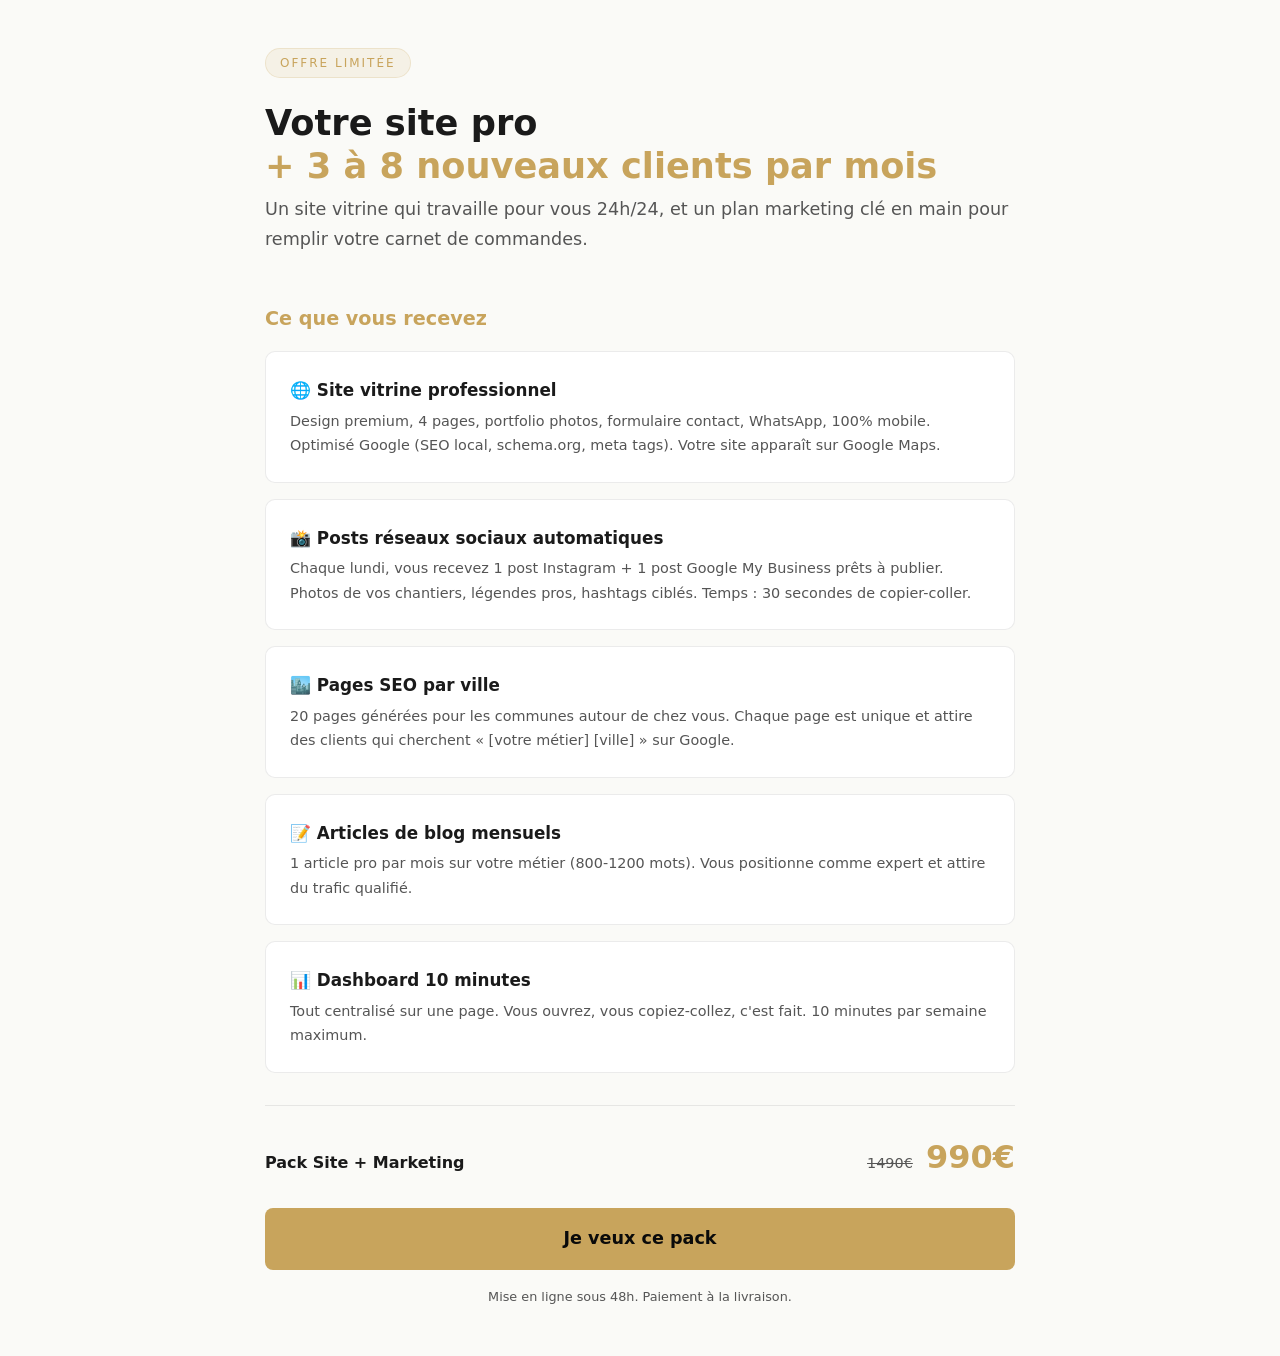
<file: pack.html>
<!DOCTYPE html>
<html lang="fr">
<head>
<meta charset="UTF-8">
<meta name="viewport" content="width=device-width, initial-scale=1.0">
<title>Pack Site + Marketing — BotArmory</title>
<style>
:root{--bg:#fafaf7;--s:#fff;--s2:#f8f5ef;--t:#1a1a1a;--t2:#555;--a:#c8a45c;--b:rgba(0,0,0,0.08);--r:10px}
*{margin:0;padding:0;box-sizing:border-box}
body{font-family:system-ui,sans-serif;background:var(--bg);color:var(--t);line-height:1.7;padding:3rem 2rem}
.wrap{max-width:750px;margin:0 auto}
.badge{display:inline-block;padding:4px 14px;background:rgba(200,164,92,0.1);border:1px solid rgba(200,164,92,0.2);border-radius:20px;font-size:0.75rem;color:var(--a);margin-bottom:1.5rem;text-transform:uppercase;letter-spacing:2px}
h1{font-size:2.2rem;font-weight:800;line-height:1.2;margin-bottom:0.5rem}
h1 span{color:var(--a)}
.sub{color:var(--t2);font-size:1.1rem;margin-bottom:3rem}
h2{font-size:1.2rem;color:var(--a);margin:2rem 0 0.5rem}
.card{background:var(--s);border:1px solid var(--b);border-radius:var(--r);padding:1.5rem;margin:1rem 0}
.card .title{font-weight:700;font-size:1.05rem;margin-bottom:0.25rem}
.card .desc{color:var(--t2);font-size:0.9rem}
.price-row{display:flex;justify-content:space-between;align-items:baseline;margin-top:2rem;padding-top:1.5rem;border-top:1px solid var(--b)}
.price-row .pack{font-weight:700}
.price-row .amount{font-size:2rem;font-weight:800;color:var(--a)}
.price-row .old{text-decoration:line-through;color:var(--t2);font-size:0.9rem;margin-right:0.5rem}
.cta{display:block;width:100%;margin-top:1.5rem;padding:16px;background:var(--a);color:#0a0a0a;border:none;border-radius:8px;font-weight:700;font-size:1.1rem;cursor:pointer;text-align:center;text-decoration:none;transition:all 0.2s}
.cta:hover{background:#d4a853}
.note{color:var(--t2);font-size:0.8rem;text-align:center;margin-top:1rem}
</style>
</head>
<body>
<div class="wrap">
  <div class="badge">Offre limitée</div>
  <h1>Votre site pro<br><span>+ 3 à 8 nouveaux clients par mois</span></h1>
  <p class="sub">Un site vitrine qui travaille pour vous 24h/24, et un plan marketing clé en main pour remplir votre carnet de commandes.</p>

  <h2>Ce que vous recevez</h2>

  <div class="card"><div class="title">🌐 Site vitrine professionnel</div><div class="desc">Design premium, 4 pages, portfolio photos, formulaire contact, WhatsApp, 100% mobile. Optimisé Google (SEO local, schema.org, meta tags). Votre site apparaît sur Google Maps.</div></div>
  <div class="card"><div class="title">📸 Posts réseaux sociaux automatiques</div><div class="desc">Chaque lundi, vous recevez 1 post Instagram + 1 post Google My Business prêts à publier. Photos de vos chantiers, légendes pros, hashtags ciblés. Temps : 30 secondes de copier-coller.</div></div>
  <div class="card"><div class="title">🏙️ Pages SEO par ville</div><div class="desc">20 pages générées pour les communes autour de chez vous. Chaque page est unique et attire des clients qui cherchent « [votre métier] [ville] » sur Google.</div></div>
  <div class="card"><div class="title">📝 Articles de blog mensuels</div><div class="desc">1 article pro par mois sur votre métier (800-1200 mots). Vous positionne comme expert et attire du trafic qualifié.</div></div>
  <div class="card"><div class="title">📊 Dashboard 10 minutes</div><div class="desc">Tout centralisé sur une page. Vous ouvrez, vous copiez-collez, c'est fait. 10 minutes par semaine maximum.</div></div>

  <div class="price-row">
    <div class="pack">Pack Site + Marketing</div>
    <div><span class="old">1490€</span> <span class="amount">990€</span></div>
  </div>

  <a href="#" class="cta">Je veux ce pack</a>
  <p class="note">Mise en ligne sous 48h. Paiement à la livraison.</p>
</div>
</body>
</html>
</file>
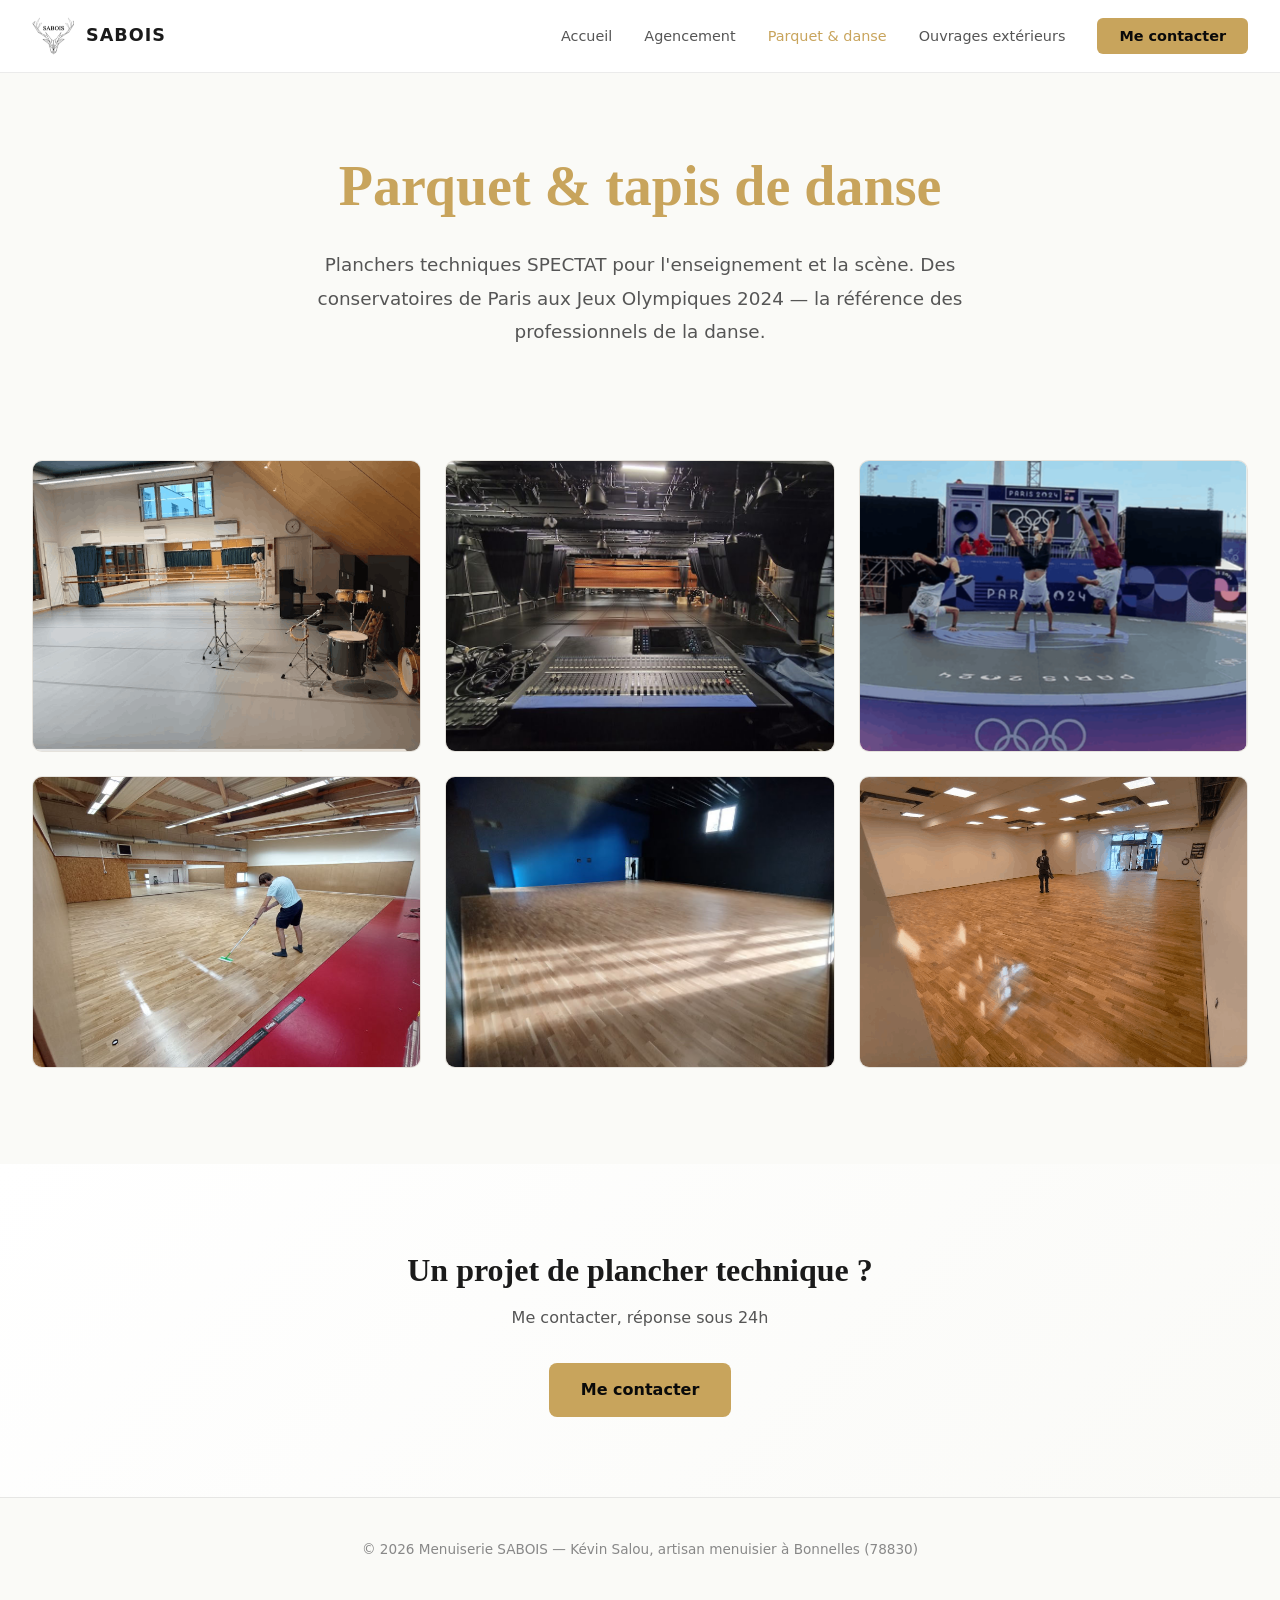
<file: parquet.html>
<!DOCTYPE html>
<html lang="fr">
<head>
<meta charset="UTF-8">
<meta name="viewport" content="width=device-width, initial-scale=1.0">
<meta http-equiv="X-Content-Type-Options" content="nosniff">
<meta http-equiv="X-Frame-Options" content="DENY">
<meta name="referrer" content="strict-origin-when-cross-origin">
<title>Parquet & Tapis de Danse | Menuiserie SABOIS — Bonnelles 78</title>
<meta name="description" content="Parquet et tapis de danse SABOIS : planchers techniques SPECTAT pour conservatoires, théâtres et scènes. Des conservatoires de Paris aux JO 2024.">
<link rel="stylesheet" href="style.css">
</head>
<body>

<nav class="nav">
  <div class="nav-inner">
    <a href="index.html" class="nav-logo"><img src="assets/images/logo.png" alt="SABOIS"><span>SABOIS</span></a>
    <ul class="nav-links">
      <li><a href="index.html">Accueil</a></li>
      <li><a href="agencement.html">Agencement</a></li>
      <li><a href="parquet.html" style="color:#c8a45c;">Parquet & danse</a></li>
      <li><a href="exterieurs.html">Ouvrages extérieurs</a></li>
      <li><a href="index.html#contact" class="nav-cta">Me contacter</a></li>
    </ul>
    <button class="hamburger" onclick="document.querySelector('.nav-links').classList.toggle('open')" aria-label="Menu"><span></span><span></span><span></span></button>
  </div>
</nav>

<header class="page-hero">
  <h1>Parquet & tapis de danse</h1>
  <p>Planchers techniques SPECTAT pour l'enseignement et la scène. Des conservatoires de Paris aux Jeux Olympiques 2024 — la référence des professionnels de la danse.</p>
</header>

<section class="gallery-section">
  <div class="gallery-grid">
    <div class="gallery-card"><img src="assets/images/parquet-et-tapis-de-danse-2.png" alt="Conservatoire du 5e Paris — plancher SABOIS" loading="lazy"><div class="gallery-caption">Conservatoire du 5ᵉ arrondissement de Paris : deux salles de 100 m², plancher de danse SPECTAT</div></div>
    <div class="gallery-card"><img src="assets/images/parquet-et-tapis-de-danse-3.jpg" alt="Centre chorégraphique Créteil — plancher SABOIS" loading="lazy"><div class="gallery-caption">Centre national chorégraphique de Créteil : 320 m² de plancher technique SPECTAT</div></div>
    <div class="gallery-card"><img src="assets/images/parquet-et-tapis-de-danse-4.png" alt="JO Paris 2024 — piste Breakdance SABOIS" loading="lazy"><div class="gallery-caption">🏅 JO Paris 2024 – Espace Concorde : piste de danse SPECTAT du Breakdance</div></div>
    <div class="gallery-card"><img src="assets/images/parquet-et-tapis-de-danse-5.jpg" alt="Conservatoire de Vannes — parquet SABOIS" loading="lazy"><div class="gallery-caption">Conservatoire de Vannes (56) : 150 m² de parquet technique SPECTAT en chêne</div></div>
    <div class="gallery-card"><img src="assets/images/parquet-et-tapis-de-danse-6.jpg" alt="Grand T Nantes — parquet SABOIS" loading="lazy"><div class="gallery-caption">Salle du Grand T de Nantes : 250 m² de parquet technique SPECTAT en chêne</div></div>
    <div class="gallery-card"><img src="assets/images/parquet-et-tapis-de-danse-7.png" alt="Paradis Latin Paris — parquet SABOIS" loading="lazy"><div class="gallery-caption">Salle de répétition du Paradis Latin de Paris : 200 m² de parquet technique SPECTAT</div></div>
  </div>
</section>

<section class="page-cta">
  <h2>Un projet de plancher technique ?</h2>
  <p>Me contacter, réponse sous 24h</p>
  <a href="index.html#contact" class="btn btn-primary">Me contacter</a>
</section>

<footer class="footer">
  <p>© 2026 Menuiserie SABOIS — Kévin Salou, artisan menuisier à Bonnelles (78830)</p>
</footer>
</body>
</html>
</file>
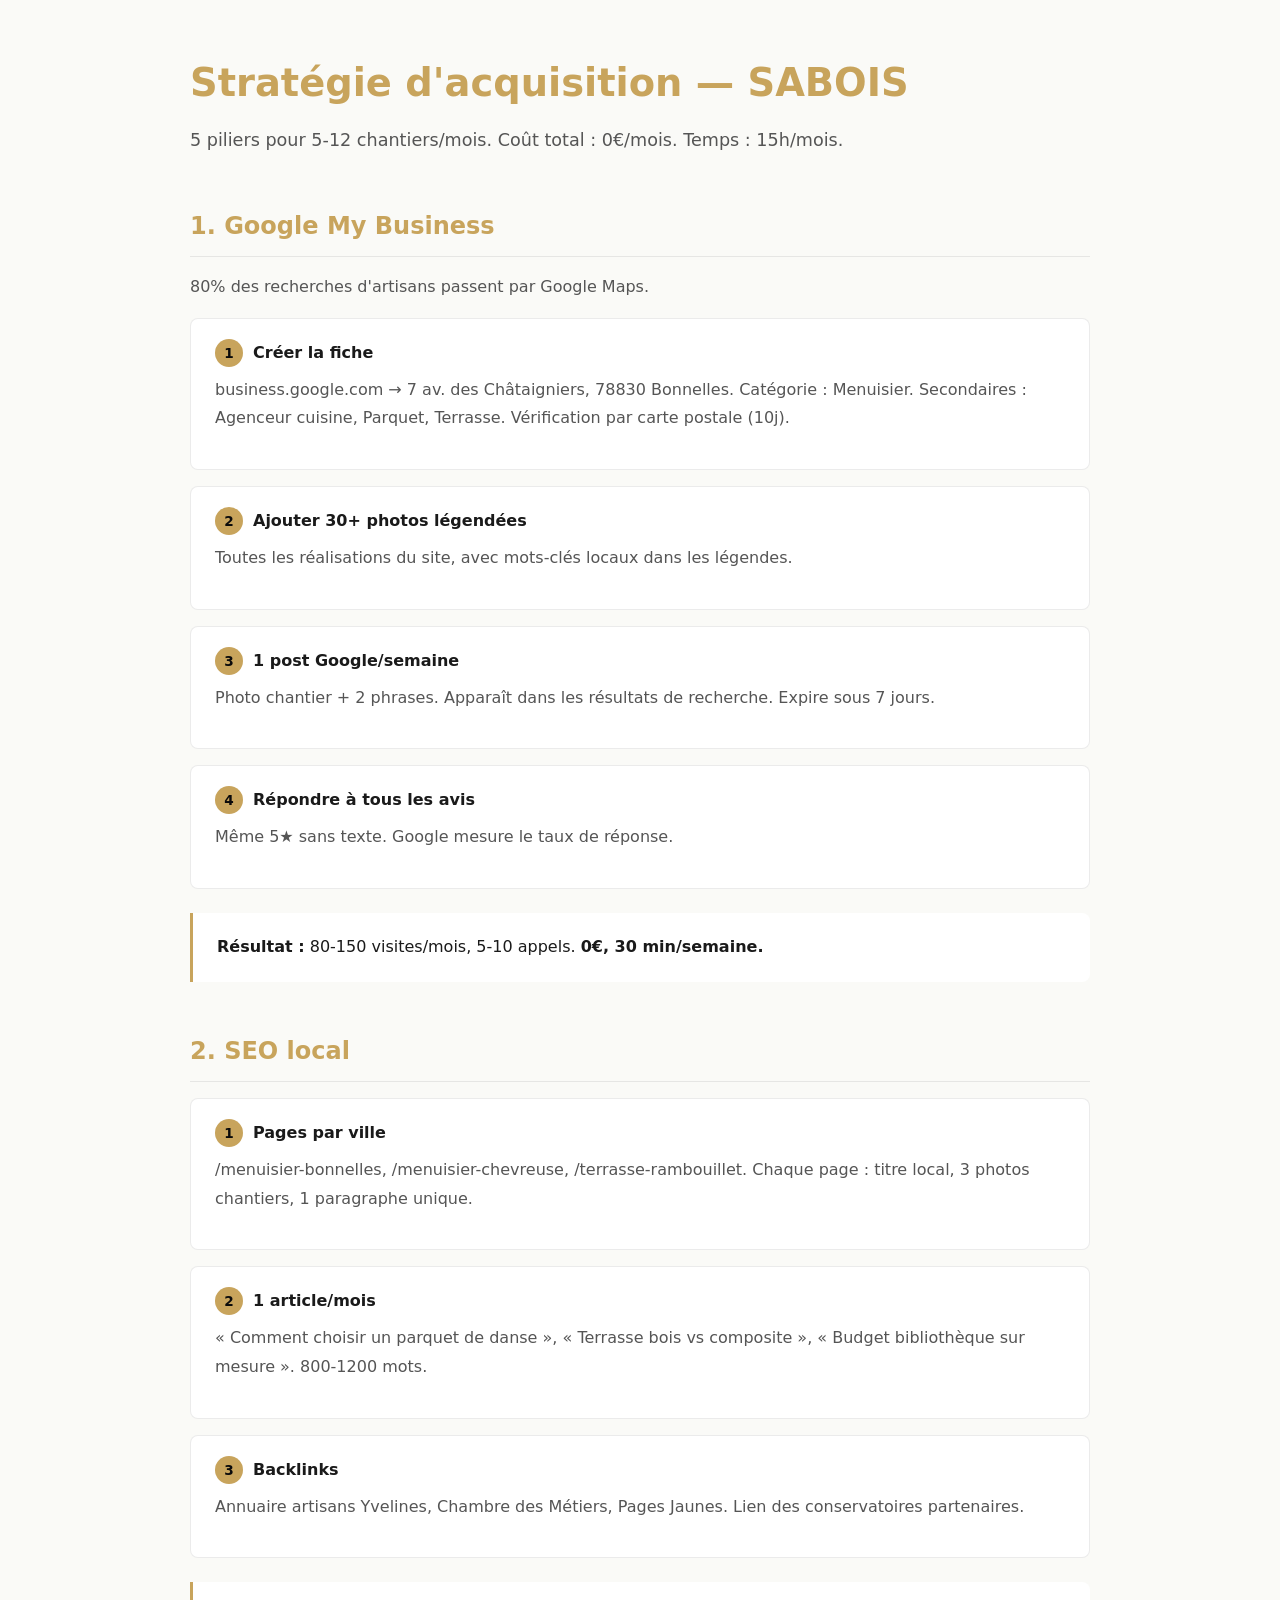
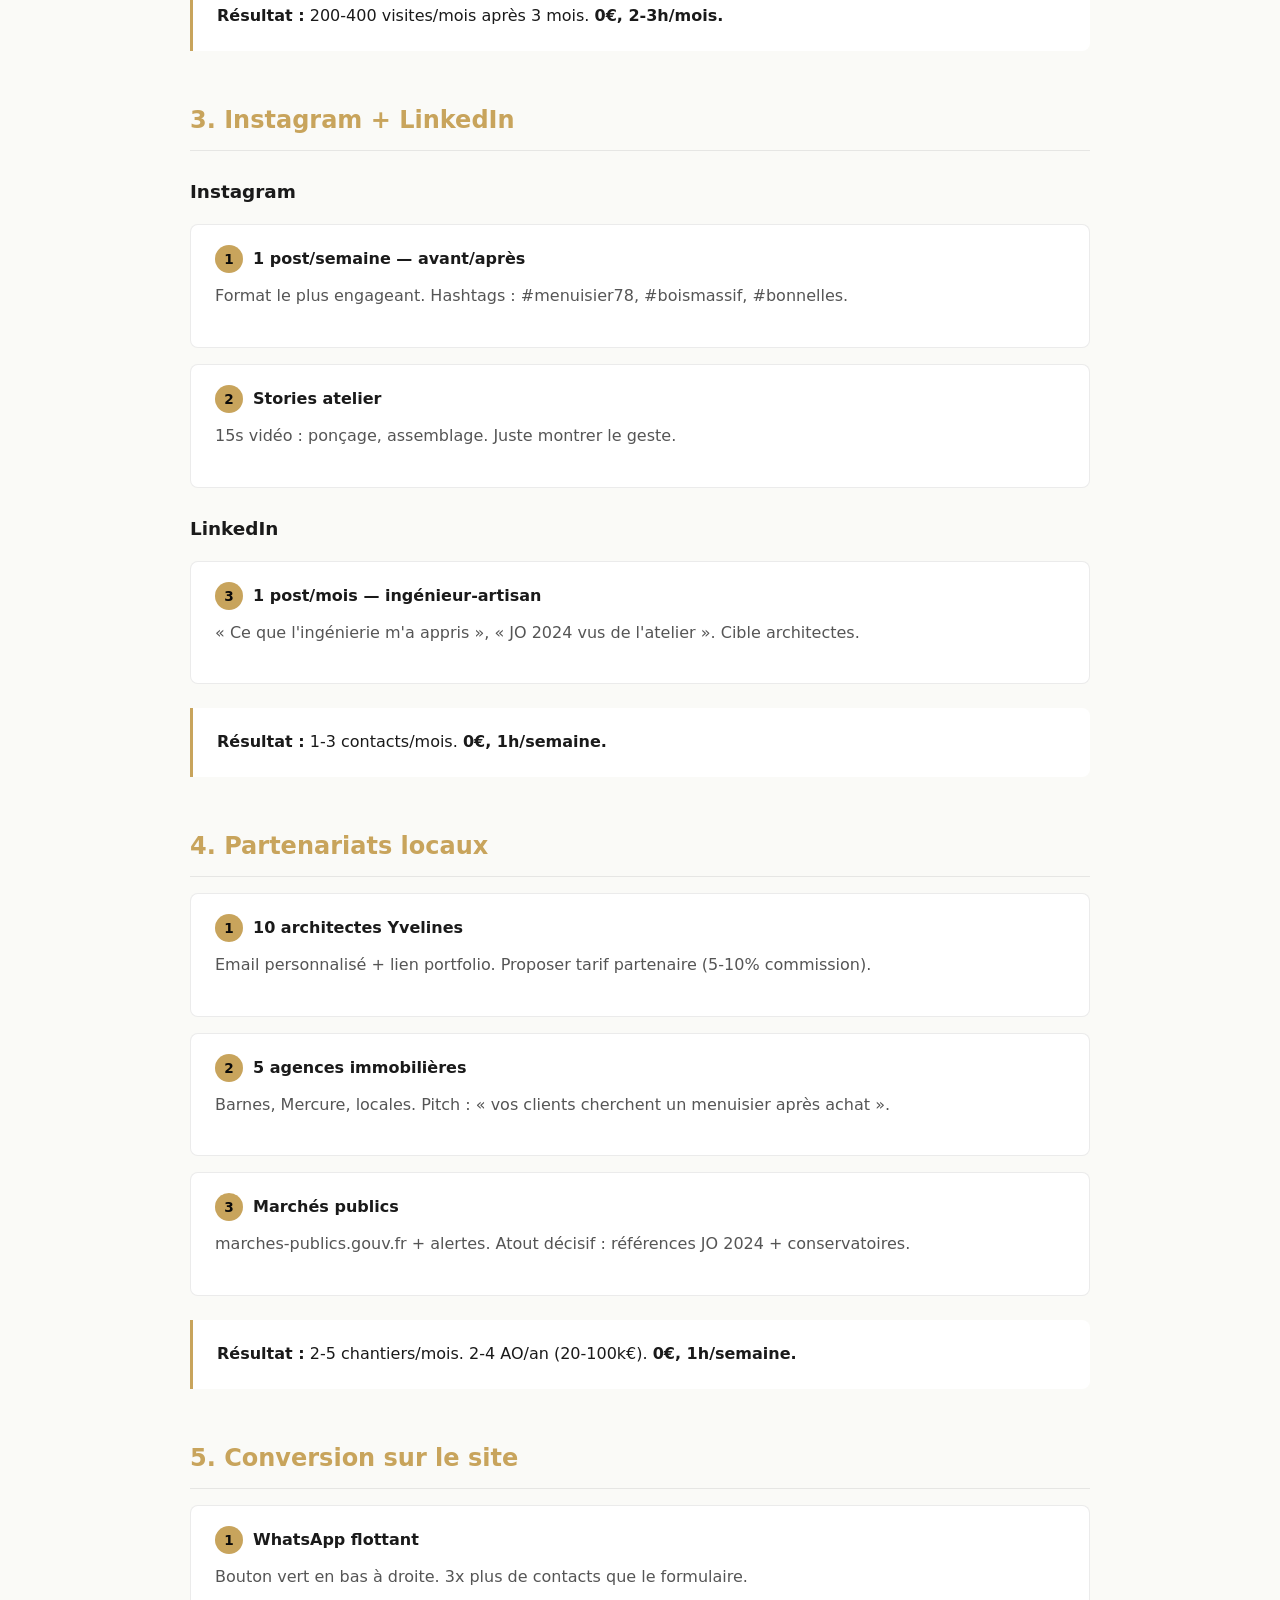
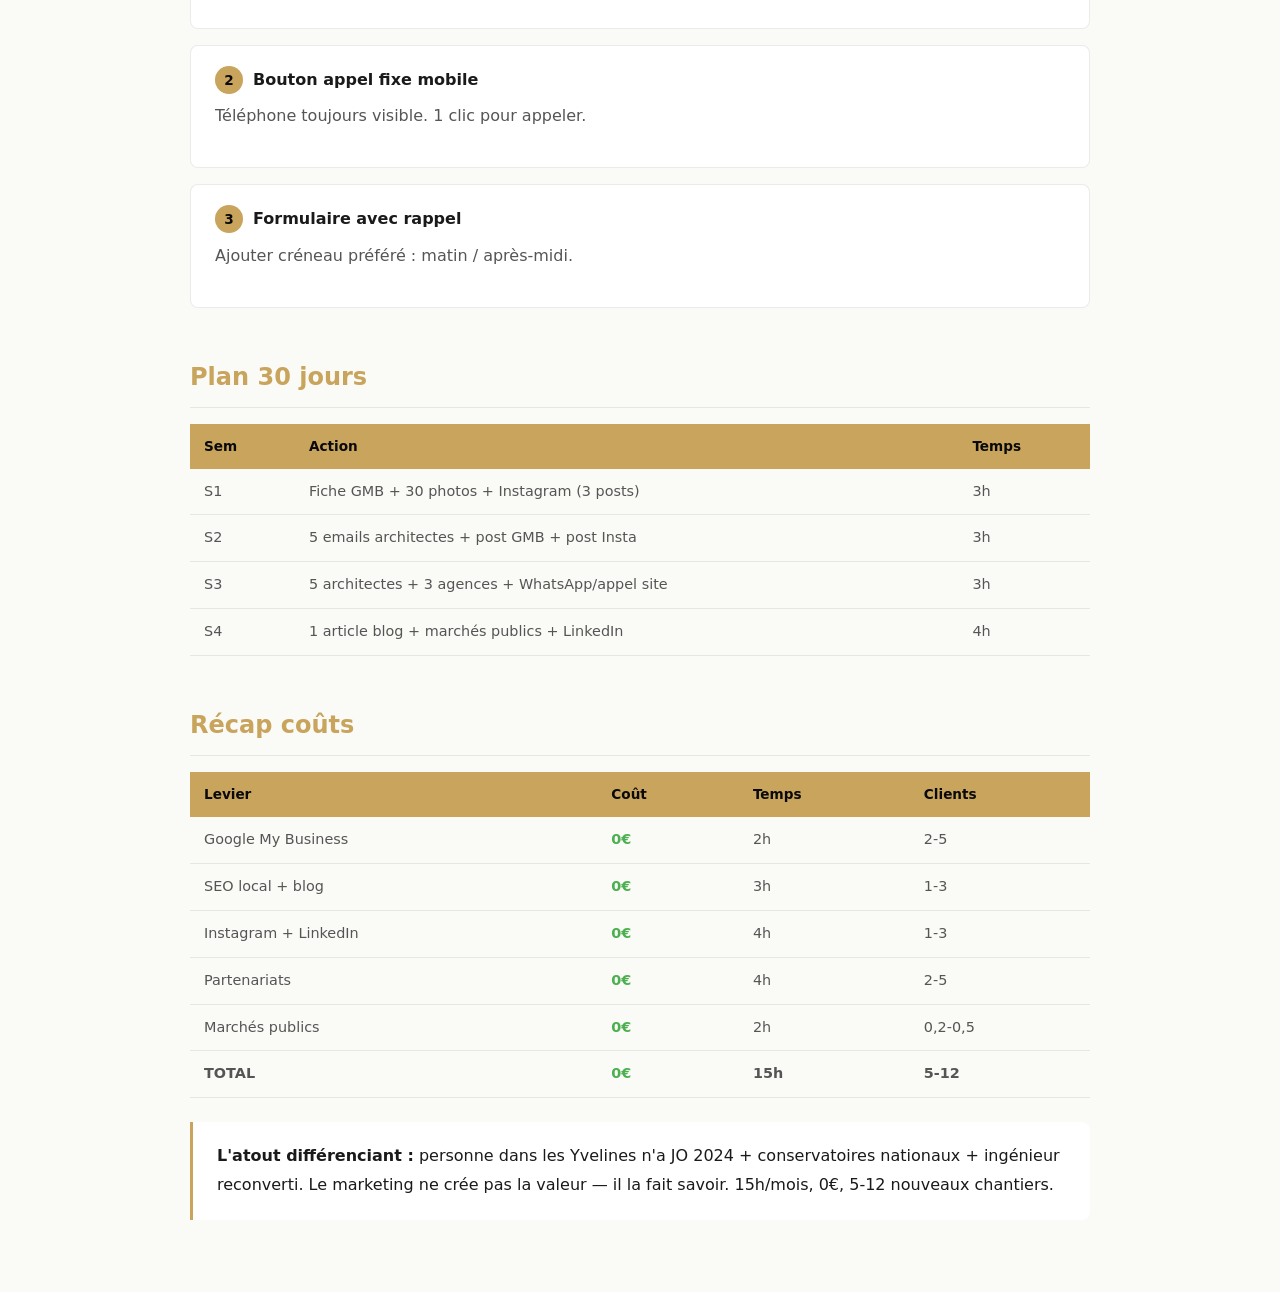
<file: strategie.html>
<!DOCTYPE html>
<html lang="fr">
<head>
<meta charset="UTF-8">
<meta name="viewport" content="width=device-width, initial-scale=1.0">
<title>Stratégie d'acquisition — SABOIS</title>
<style>
:root{--bg:#fafaf7;--s:#fff;--t:#1a1a1a;--t2:#555;--a:#c8a45c;--b:rgba(0,0,0,0.08)}
*{margin:0;padding:0;box-sizing:border-box}
body{font-family:system-ui,sans-serif;background:var(--bg);color:var(--t);line-height:1.8;padding:3rem 2rem}
.doc{max-width:900px;margin:0 auto}
h1{font-size:2.4rem;font-weight:800;margin-bottom:.5rem;color:var(--a)}
.st{color:var(--t2);font-size:1.1rem;margin-bottom:3rem}
h2{font-size:1.5rem;font-weight:700;margin:3rem 0 1rem;color:var(--a);border-bottom:1px solid var(--b);padding-bottom:.5rem}
h3{font-size:1.15rem;font-weight:700;margin:1.5rem 0 .5rem;color:var(--t)}
p{color:var(--t2);margin-bottom:1rem}
ol{margin:0 0 1.5rem 1.5rem;color:var(--t2)}
li{margin-bottom:.5rem}
.hl{background:var(--s);border-left:3px solid var(--a);padding:1.25rem 1.5rem;margin:1.5rem 0;border-radius:0 8px 8px 0}
.hl strong{color:var(--t)}
.step{background:var(--s);border:1px solid var(--b);padding:1.25rem 1.5rem;margin:1rem 0;border-radius:8px}
.step .n{display:inline-block;background:var(--a);color:#0a0a0a;width:28px;height:28px;border-radius:50%;text-align:center;line-height:28px;font-weight:800;font-size:.85rem;margin-right:10px}
.step h4{display:inline;font-size:1rem;color:var(--t)}
.step p{margin-top:.5rem}
table{width:100%;border-collapse:collapse;margin:1rem 0}
th{background:var(--a);color:#0a0a0a;padding:10px 14px;text-align:left;font-size:.85rem}
td{padding:10px 14px;border-bottom:1px solid var(--b);font-size:.9rem;color:var(--t2)}
.g{color:#4caf50;font-weight:600}
</style>
</head>
<body>
<div class="doc">
<h1>Stratégie d'acquisition — SABOIS</h1>
<p class="st">5 piliers pour 5-12 chantiers/mois. Coût total : 0€/mois. Temps : 15h/mois.</p>

<h2>1. Google My Business</h2>
<p>80% des recherches d'artisans passent par Google Maps.</p>
<div class="step"><span class="n">1</span><h4>Créer la fiche</h4><p>business.google.com → 7 av. des Châtaigniers, 78830 Bonnelles. Catégorie : Menuisier. Secondaires : Agenceur cuisine, Parquet, Terrasse. Vérification par carte postale (10j).</p></div>
<div class="step"><span class="n">2</span><h4>Ajouter 30+ photos légendées</h4><p>Toutes les réalisations du site, avec mots-clés locaux dans les légendes.</p></div>
<div class="step"><span class="n">3</span><h4>1 post Google/semaine</h4><p>Photo chantier + 2 phrases. Apparaît dans les résultats de recherche. Expire sous 7 jours.</p></div>
<div class="step"><span class="n">4</span><h4>Répondre à tous les avis</h4><p>Même 5★ sans texte. Google mesure le taux de réponse.</p></div>
<div class="hl"><strong>Résultat :</strong> 80-150 visites/mois, 5-10 appels. <strong>0€, 30 min/semaine.</strong></div>

<h2>2. SEO local</h2>
<div class="step"><span class="n">1</span><h4>Pages par ville</h4><p>/menuisier-bonnelles, /menuisier-chevreuse, /terrasse-rambouillet. Chaque page : titre local, 3 photos chantiers, 1 paragraphe unique.</p></div>
<div class="step"><span class="n">2</span><h4>1 article/mois</h4><p>« Comment choisir un parquet de danse », « Terrasse bois vs composite », « Budget bibliothèque sur mesure ». 800-1200 mots.</p></div>
<div class="step"><span class="n">3</span><h4>Backlinks</h4><p>Annuaire artisans Yvelines, Chambre des Métiers, Pages Jaunes. Lien des conservatoires partenaires.</p></div>
<div class="hl"><strong>Résultat :</strong> 200-400 visites/mois après 3 mois. <strong>0€, 2-3h/mois.</strong></div>

<h2>3. Instagram + LinkedIn</h2>

<h3>Instagram</h3>
<div class="step"><span class="n">1</span><h4>1 post/semaine — avant/après</h4><p>Format le plus engageant. Hashtags : #menuisier78, #boismassif, #bonnelles.</p></div>
<div class="step"><span class="n">2</span><h4>Stories atelier</h4><p>15s vidéo : ponçage, assemblage. Juste montrer le geste.</p></div>

<h3>LinkedIn</h3>
<div class="step"><span class="n">3</span><h4>1 post/mois — ingénieur-artisan</h4><p>« Ce que l'ingénierie m'a appris », « JO 2024 vus de l'atelier ». Cible architectes.</p></div>
<div class="hl"><strong>Résultat :</strong> 1-3 contacts/mois. <strong>0€, 1h/semaine.</strong></div>

<h2>4. Partenariats locaux</h2>
<div class="step"><span class="n">1</span><h4>10 architectes Yvelines</h4><p>Email personnalisé + lien portfolio. Proposer tarif partenaire (5-10% commission).</p></div>
<div class="step"><span class="n">2</span><h4>5 agences immobilières</h4><p>Barnes, Mercure, locales. Pitch : « vos clients cherchent un menuisier après achat ».</p></div>
<div class="step"><span class="n">3</span><h4>Marchés publics</h4><p>marches-publics.gouv.fr + alertes. Atout décisif : références JO 2024 + conservatoires.</p></div>
<div class="hl"><strong>Résultat :</strong> 2-5 chantiers/mois. 2-4 AO/an (20-100k€). <strong>0€, 1h/semaine.</strong></div>

<h2>5. Conversion sur le site</h2>
<div class="step"><span class="n">1</span><h4>WhatsApp flottant</h4><p>Bouton vert en bas à droite. 3x plus de contacts que le formulaire.</p></div>
<div class="step"><span class="n">2</span><h4>Bouton appel fixe mobile</h4><p>Téléphone toujours visible. 1 clic pour appeler.</p></div>
<div class="step"><span class="n">3</span><h4>Formulaire avec rappel</h4><p>Ajouter créneau préféré : matin / après-midi.</p></div>

<h2>Plan 30 jours</h2>
<table>
<tr><th>Sem</th><th>Action</th><th>Temps</th></tr>
<tr><td>S1</td><td>Fiche GMB + 30 photos + Instagram (3 posts)</td><td>3h</td></tr>
<tr><td>S2</td><td>5 emails architectes + post GMB + post Insta</td><td>3h</td></tr>
<tr><td>S3</td><td>5 architectes + 3 agences + WhatsApp/appel site</td><td>3h</td></tr>
<tr><td>S4</td><td>1 article blog + marchés publics + LinkedIn</td><td>4h</td></tr>
</table>

<h2>Récap coûts</h2>
<table>
<tr><th>Levier</th><th>Coût</th><th>Temps</th><th>Clients</th></tr>
<tr><td>Google My Business</td><td class="g">0€</td><td>2h</td><td>2-5</td></tr>
<tr><td>SEO local + blog</td><td class="g">0€</td><td>3h</td><td>1-3</td></tr>
<tr><td>Instagram + LinkedIn</td><td class="g">0€</td><td>4h</td><td>1-3</td></tr>
<tr><td>Partenariats</td><td class="g">0€</td><td>4h</td><td>2-5</td></tr>
<tr><td>Marchés publics</td><td class="g">0€</td><td>2h</td><td>0,2-0,5</td></tr>
<tr style="color:#fff;font-weight:700"><td>TOTAL</td><td class="g">0€</td><td>15h</td><td>5-12</td></tr>
</table>

<div class="hl"><strong>L'atout différenciant :</strong> personne dans les Yvelines n'a JO 2024 + conservatoires nationaux + ingénieur reconverti. Le marketing ne crée pas la valeur — il la fait savoir. 15h/mois, 0€, 5-12 nouveaux chantiers.</div>
</div>
</body>
</html>
</file>
<file: style.css>
/* ══════════ SABOIS — SHARED LIGHT PREMIUM ══════════ */
:root {
  --bg: #fafaf7; --surface: #fff; --surface2: #f8f5ef;
  --border: rgba(0,0,0,0.08); --text: #1a1a1a; --text2: #555; --text3: #888;
  --accent: #c8a45c; --accent2: #e6c87a; --accent-rgb: 200,164,92;
  --radius: 10px; --transition: 0.35s cubic-bezier(0.25, 0.1, 0.25, 1);
}
*,*::before,*::after{margin:0;padding:0;box-sizing:border-box}
html{scroll-behavior:smooth}
body{font-family:'Inter',system-ui,-apple-system,'Segoe UI',sans-serif;background:var(--bg);color:var(--text);line-height:1.65;-webkit-font-smoothing:antialiased}
h1,h2,h3{font-family:'Lora',serif}
::selection{background:rgba(var(--accent-rgb),0.3);color:#1a1a1a}

/* NAV */
.nav{position:fixed;top:0;left:0;right:0;z-index:1000;background:rgba(255,255,255,0.92);backdrop-filter:blur(16px);border-bottom:1px solid var(--border)}
.nav-inner{max-width:1280px;margin:0 auto;padding:0 2rem;height:72px;display:flex;align-items:center;justify-content:space-between}
.nav-logo{display:flex;align-items:center;gap:12px;text-decoration:none}
.nav-logo img{height:42px}
.nav-logo span{font-weight:700;font-size:1.1rem;color:var(--text);letter-spacing:1px}
.nav-links{display:flex;gap:2rem;list-style:none;align-items:center}
.nav-links a{color:var(--text2);text-decoration:none;font-size:0.9rem;font-weight:500;transition:color var(--transition)}
.nav-links a:hover{color:var(--text)}
.nav-cta{background:var(--accent)!important;color:#0a0a0a!important;padding:10px 22px!important;border-radius:6px;font-weight:600!important}
.nav-cta:hover{background:var(--accent2)!important}
.hamburger{display:none;flex-direction:column;gap:5px;cursor:pointer;background:none;border:none;padding:4px}
.hamburger span{width:24px;height:2px;background:var(--text);border-radius:2px}

/* TESTIMONIALS */
.testimonials{background:var(--surface);padding:5rem 2rem}
.testimonials-grid{max-width:1100px;margin:0 auto;display:grid;grid-template-columns:repeat(3,1fr);gap:2rem}
.testimonial-card{background:var(--surface2);border:1px solid var(--border);border-radius:var(--radius);padding:2rem;position:relative}
.testimonial-card::before{content:'"';position:absolute;top:0.5rem;left:1.5rem;font-size:5rem;color:var(--accent);opacity:0.3;line-height:1;font-family:Georgia,serif}
.testimonial-card p{color:var(--text2);font-size:0.95rem;line-height:1.8;margin-bottom:1.5rem;font-style:italic}
.testimonial-author{display:flex;align-items:center;gap:10px}
.testimonial-author .name{font-weight:600;color:var(--text);font-size:0.9rem}
.testimonial-author .role{color:var(--text3);font-size:0.8rem}
.testimonial-stars{color:var(--accent);margin-bottom:0.75rem;font-size:0.9rem}

/* PAGE HERO */
.page-hero{padding:140px 2rem 80px;text-align:center;max-width:800px;margin:0 auto}
.page-hero h1{font-size:clamp(2rem,5vw,3.5rem);font-weight:800;margin-bottom:1rem;color:var(--accent)}
.page-hero p{font-size:1.15rem;color:var(--text2);line-height:1.8}

/* GALLERY */
.gallery-section{padding:2rem 2rem 6rem}
.gallery-grid{max-width:1280px;margin:0 auto;display:grid;grid-template-columns:repeat(3,1fr);gap:1.5rem}
.gallery-card{position:relative;overflow:hidden;border-radius:var(--radius);aspect-ratio:4/3;background:var(--surface2);border:1px solid var(--border);transition:all var(--transition);cursor:pointer}
.gallery-card:hover{transform:translateY(-4px);border-color:rgba(var(--accent-rgb),0.3);box-shadow:0 20px 60px rgba(0,0,0,0.5)}
.gallery-card img{width:100%;height:100%;object-fit:cover;transition:transform 0.5s}
.gallery-card:hover img{transform:scale(1.05)}
.gallery-caption{position:absolute;bottom:0;left:0;right:0;padding:1.25rem;background:linear-gradient(transparent,rgba(0,0,0,0.85));color:#fff;font-size:0.9rem;font-weight:500;opacity:0;transition:opacity 0.3s}
.gallery-card:hover .gallery-caption{opacity:1}

/* CTA */
.page-cta{text-align:center;padding:5rem 2rem;background:linear-gradient(135deg,var(--surface),var(--bg))}
.page-cta h2{font-size:2rem;margin-bottom:0.5rem}
.page-cta p{color:var(--text2);margin-bottom:2rem}
.btn{display:inline-flex;align-items:center;gap:8px;padding:14px 32px;font-size:1rem;font-weight:600;text-decoration:none;border-radius:8px;transition:all var(--transition);border:none}
.btn-primary{background:var(--accent);color:#0a0a0a}
.btn-primary:hover{background:var(--accent2);transform:translateY(-2px);box-shadow:0 12px 40px rgba(var(--accent-rgb),0.25)}

/* FOOTER */
.footer{text-align:center;padding:2.5rem 2rem;border-top:1px solid var(--border);color:var(--text3);font-size:0.85rem}

/* RESPONSIVE */
@media(max-width:1024px){.gallery-grid{grid-template-columns:repeat(2,1fr)}.testimonials-grid{grid-template-columns:repeat(2,1fr)}}
@media(max-width:768px){
  .gallery-grid{grid-template-columns:1fr;max-width:500px}
  .testimonials-grid{grid-template-columns:1fr;max-width:400px}
  .nav-links{display:none;position:absolute;top:72px;left:0;right:0;background:rgba(255,255,255,0.98);padding:2rem;flex-direction:column;gap:1.5rem;border-bottom:1px solid var(--border)}
  .nav-links.open{display:flex}
  .hamburger{display:flex}
  .page-hero{padding:120px 1.5rem 60px}
}
</file>
